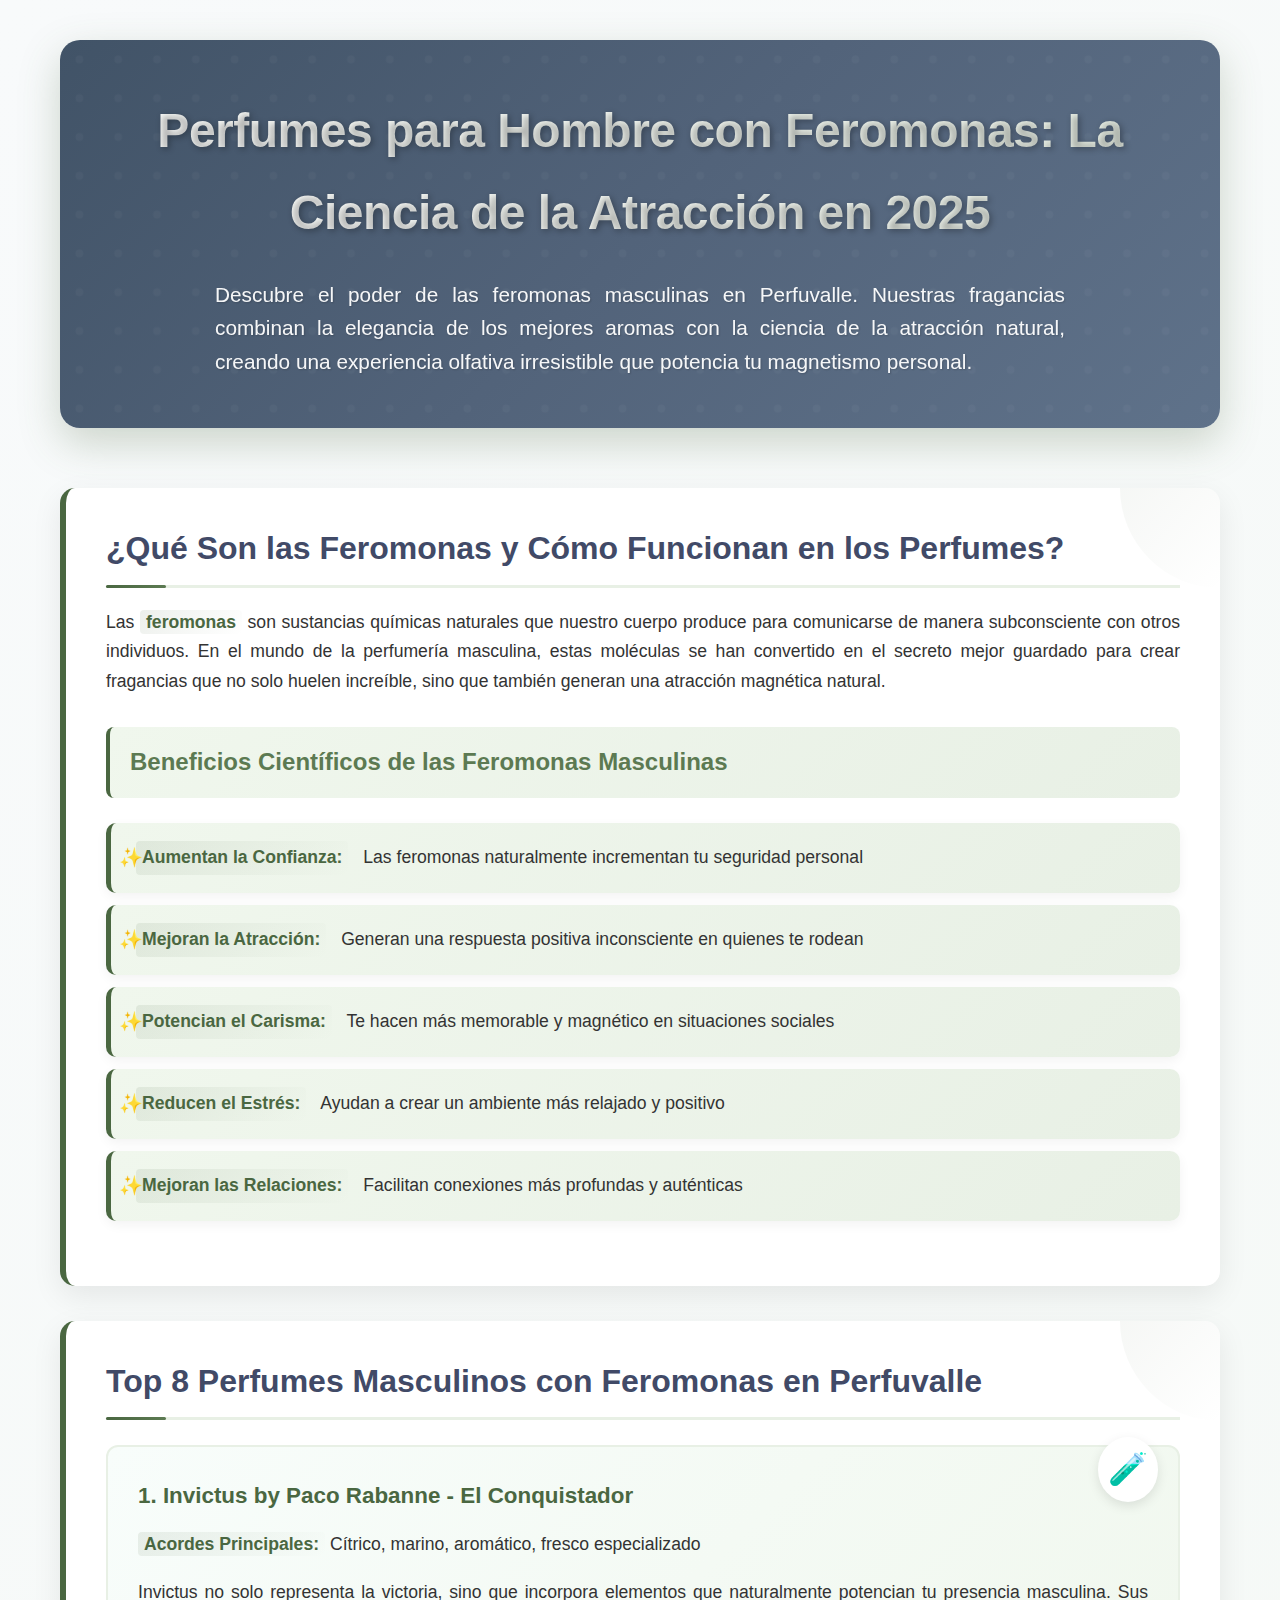
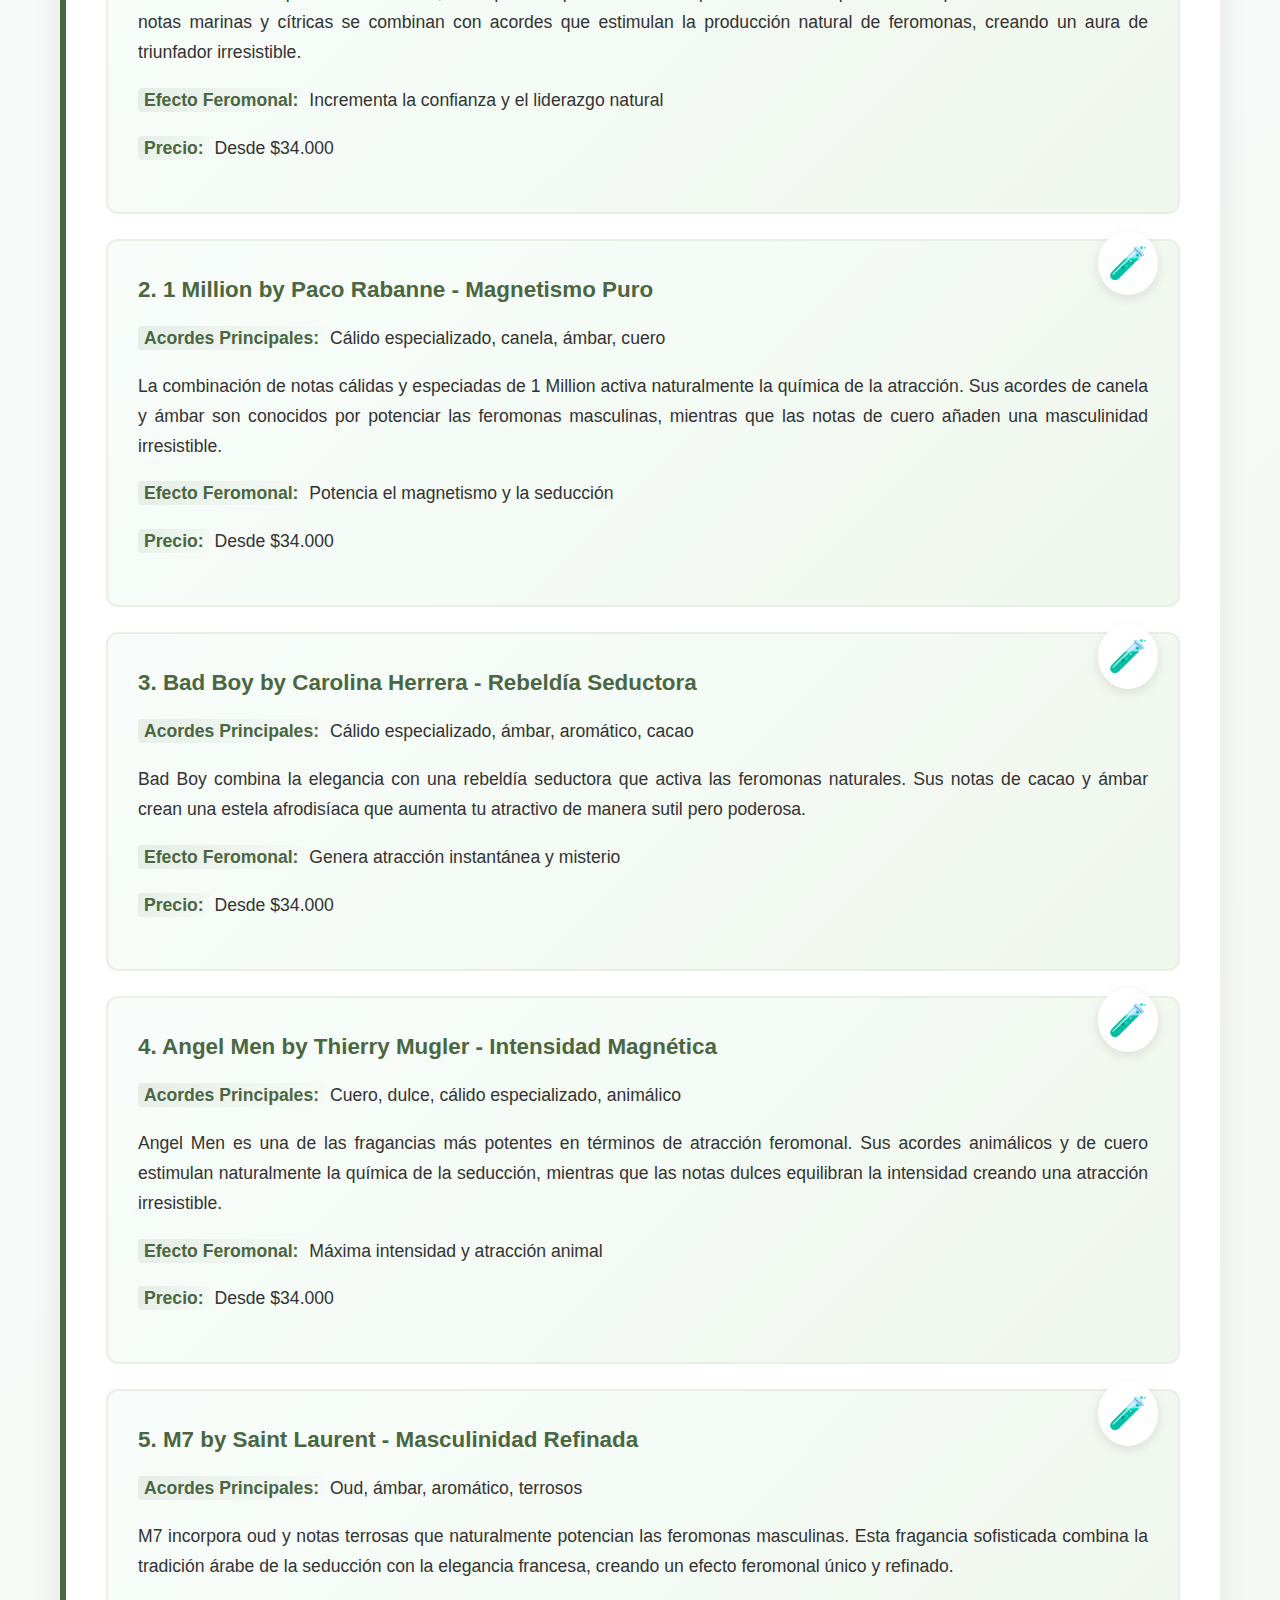
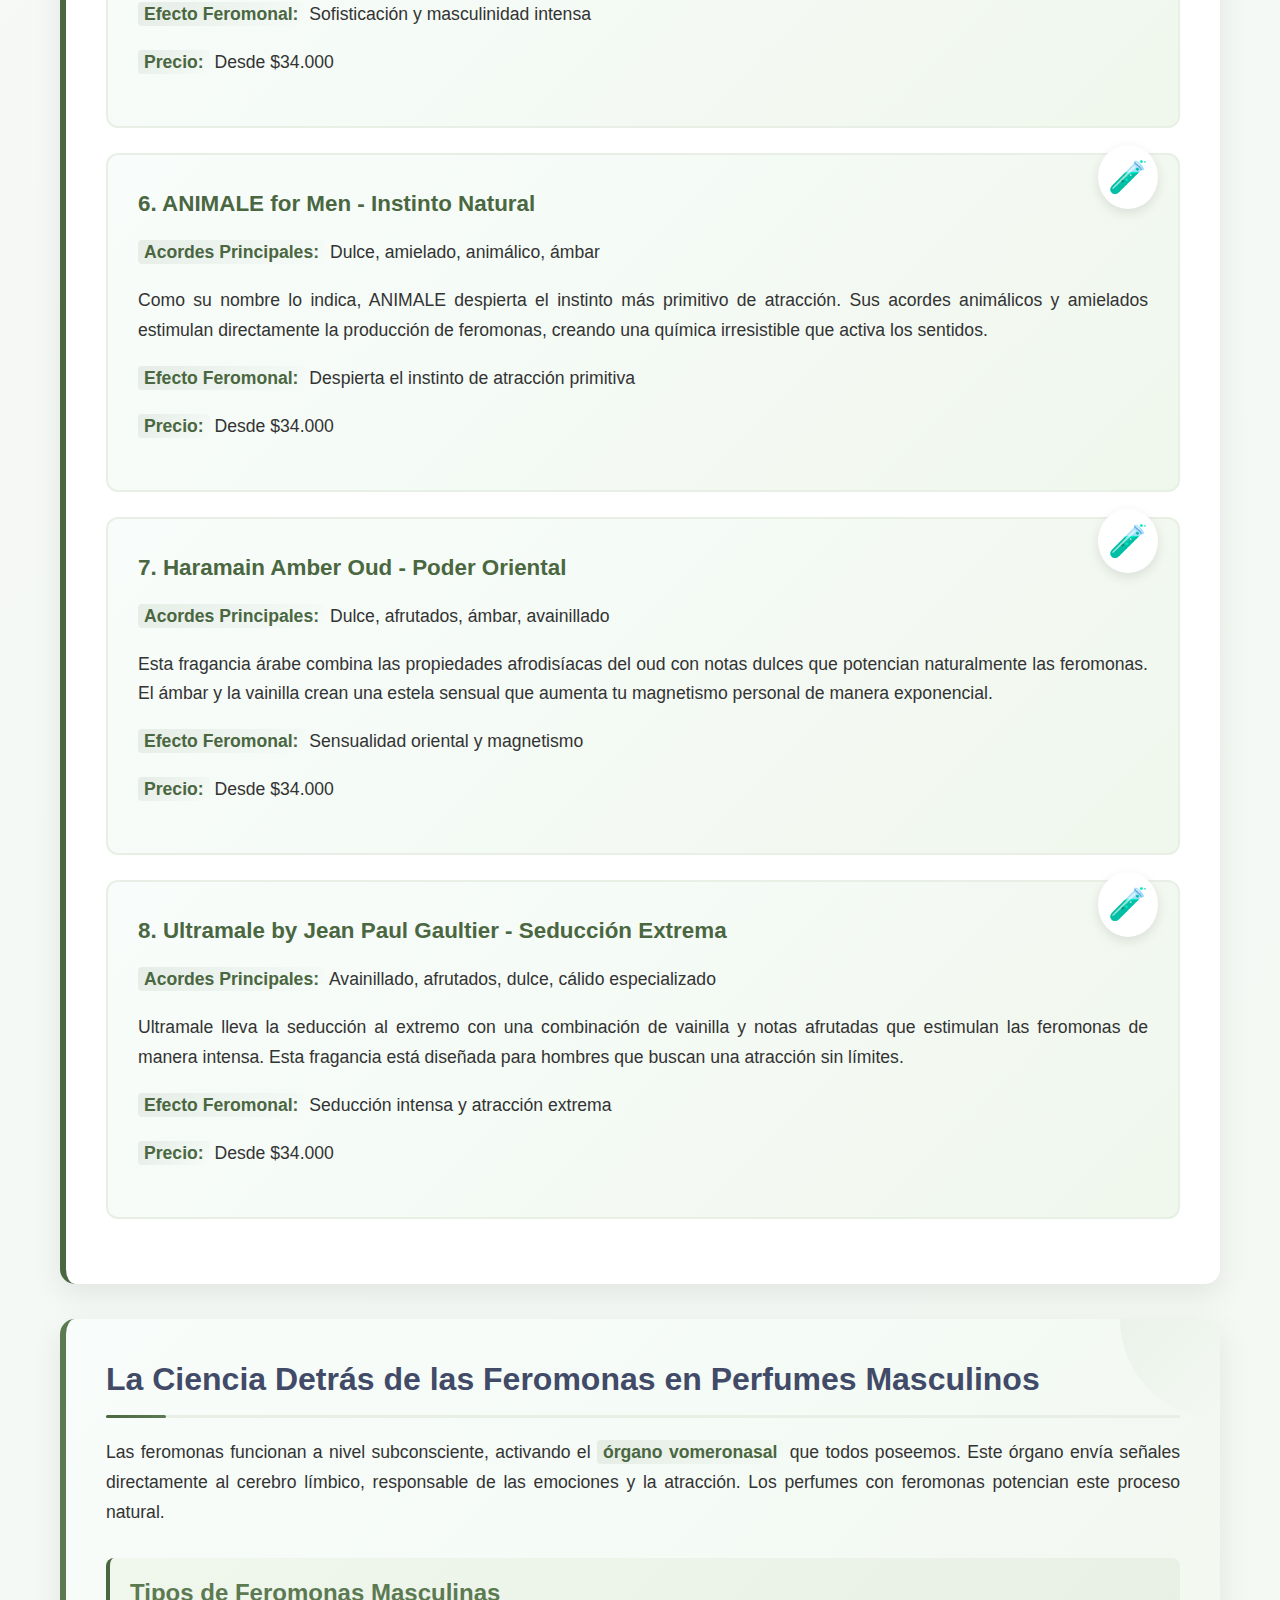
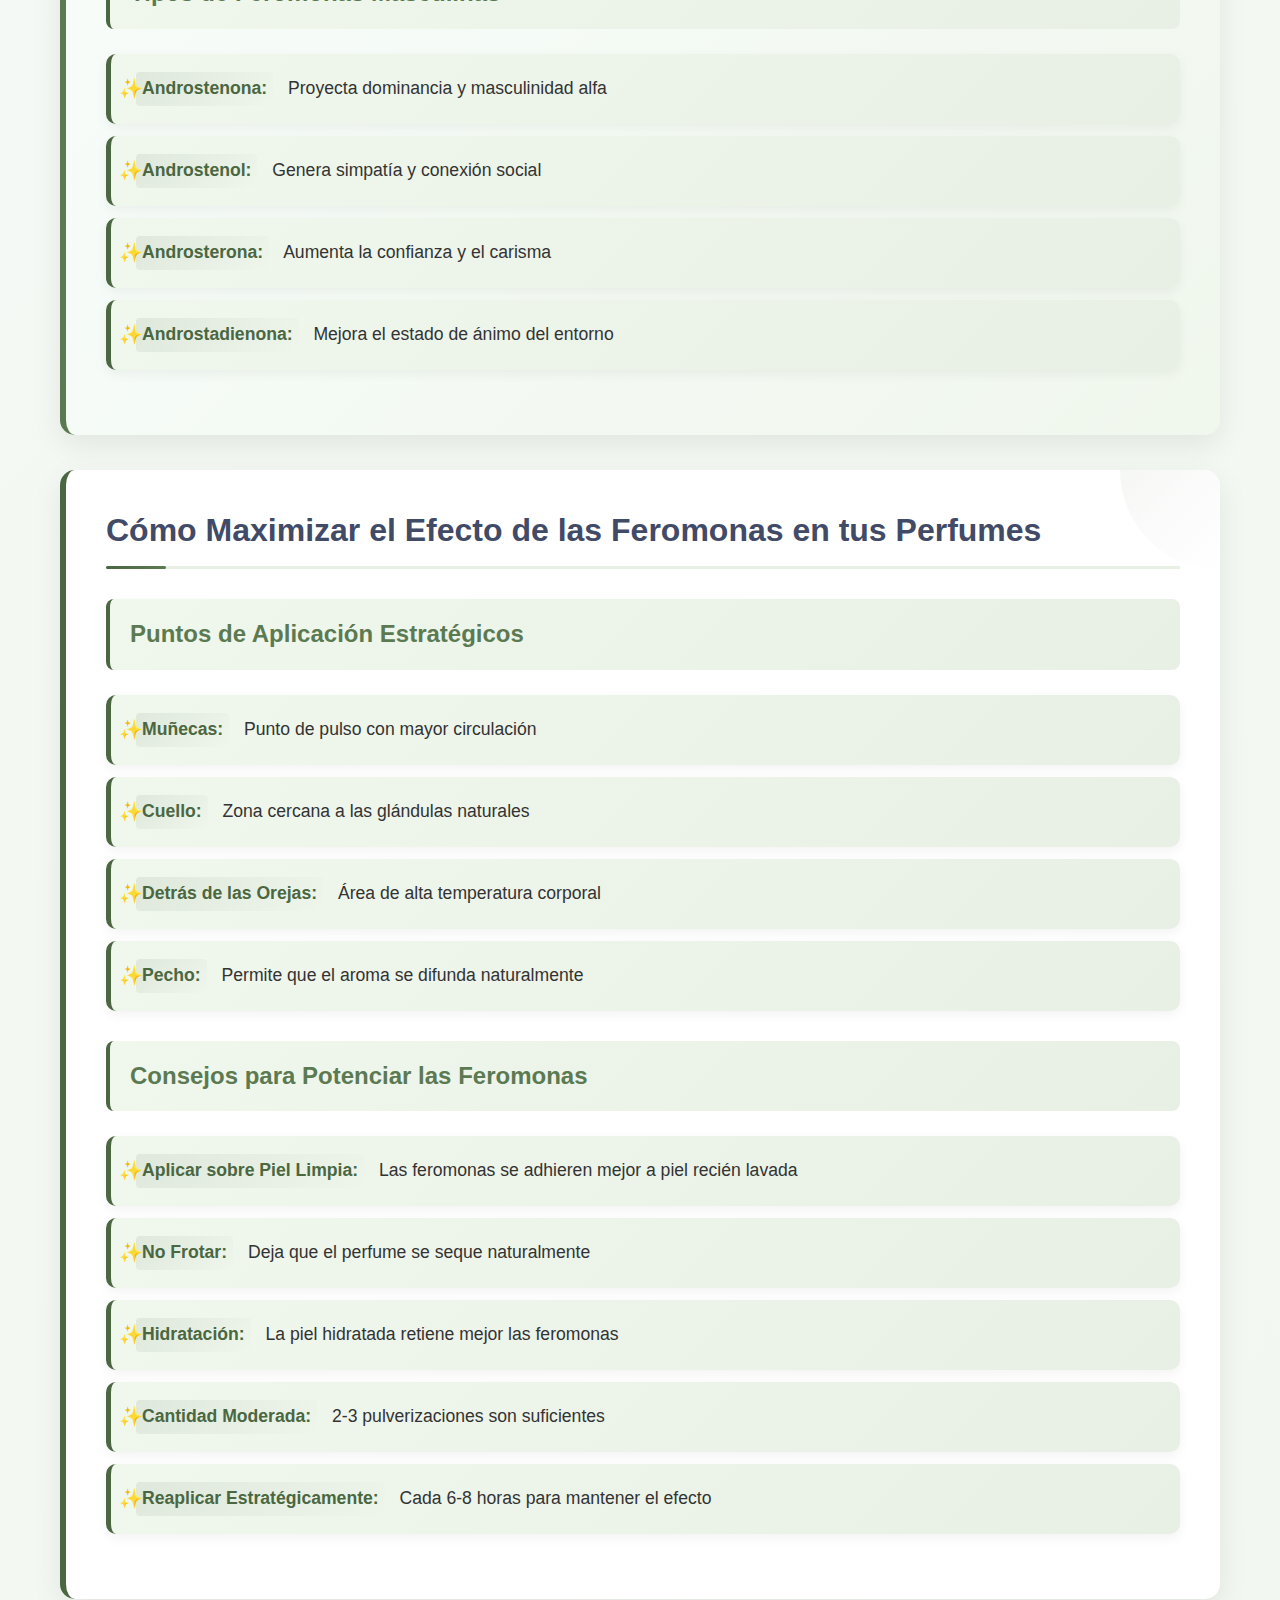
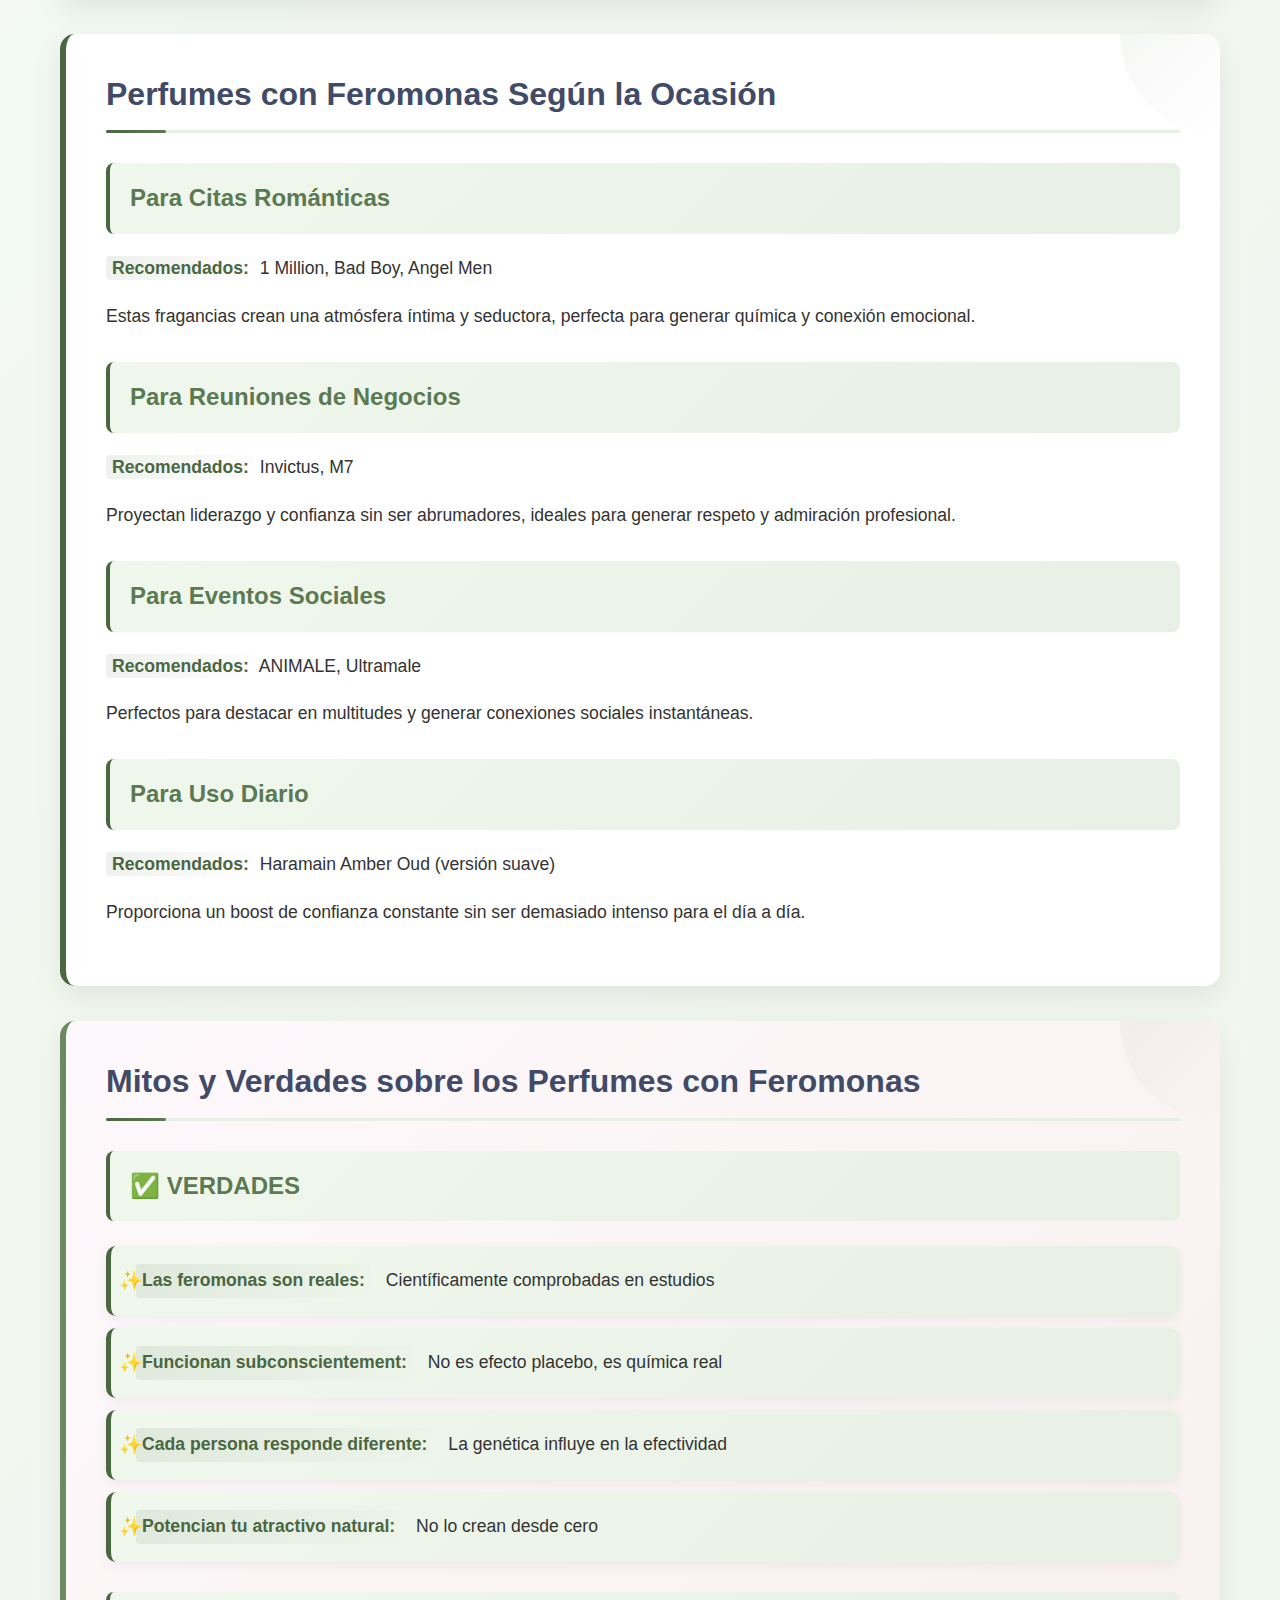
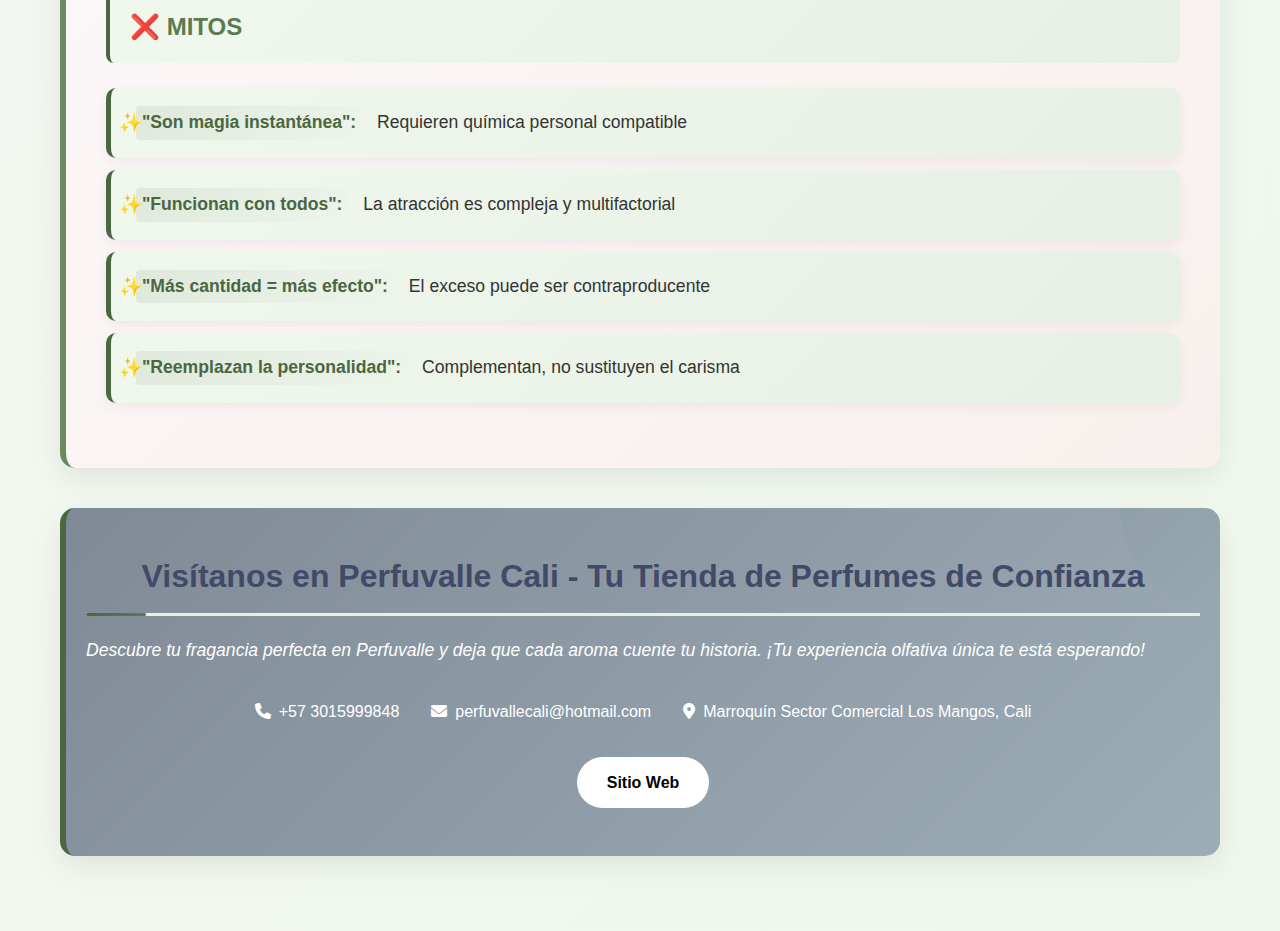
<file: blogs/perfumes-para-hombres-con-feromonas.html>
<!DOCTYPE html>
<html lang="es">
<head>
    <meta charset="UTF-8">
    <meta name="viewport" content="width=device-width, initial-scale=1.0">
    <title>Perfumes para Hombre con Feromonas - Perfuvalle 2025</title>
    <link rel="stylesheet" href="https://cdnjs.cloudflare.com/ajax/libs/font-awesome/6.0.0/css/all.min.css">
        <link rel="shortcut icon" href="./favicon.png" type="image/x-icon">

    <!-- Google tag (gtag.js) -->
<script async src="https://www.googletagmanager.com/gtag/js?id=G-GRB502CZSD"></script>
<script>
  window.dataLayer = window.dataLayer || [];
  function gtag(){dataLayer.push(arguments);}
  gtag('js', new Date());

  gtag('config', 'G-GRB502CZSD');
</script>
    <style>
        /* Estilos para blog de perfumes con feromonas - Perfuvalle */
        * {
            margin: 0;
            padding: 0;
            box-sizing: border-box;
        }

        body {
            font-family: 'Arial', 'Helvetica', sans-serif;
            line-height: 1.6;
            color: #333333;
            background: linear-gradient(135deg, #f8fafb 0%, #f0f7ed 100%);
        }

        article {
            max-width: 1200px;
            margin: 0 auto;
            padding: 40px 20px;
            line-height: 1.7;
        }

        /* Header del artículo */
        article header {
            text-align: center;
            margin-bottom: 60px;
            padding: 50px 30px;
            background: linear-gradient(135deg, #415367 0%, #52637a 50%, #5f728a 100%);
            color: white;
            border-radius: 20px;
            box-shadow: 0 15px 40px rgba(74, 103, 65, 0.25);
            position: relative;
            overflow: hidden;
        }

        article header::before {
            content: '';
            position: absolute;
            top: 0;
            left: 0;
            right: 0;
            bottom: 0;
            background: url('data:image/svg+xml,<svg xmlns="http://www.w3.org/2000/svg" viewBox="0 0 100 100"><defs><pattern id="dots" width="10" height="10" patternUnits="userSpaceOnUse"><circle cx="5" cy="5" r="1" fill="rgba(255,255,255,0.1)"/></pattern></defs><rect width="100" height="100" fill="url(%23dots)"/></svg>');
            opacity: 0.3;
        }

        article header > * {
            position: relative;
            z-index: 1;
        }

        /* Título principal H1 */
        h1 {
            font-size: 3rem;
            font-weight: 700;
            margin-bottom: 25px;
            text-shadow: 2px 2px 6px rgba(0,0,0,0.3);
            letter-spacing: -0.5px;
            background: linear-gradient(45deg, #ffffff, #e8f0e5);
            -webkit-background-clip: text;
            -webkit-text-fill-color: transparent;
            background-clip: text;
        }

        article header p {
            font-size: 1.3rem;
            max-width: 850px;
            margin: 0 auto;
            opacity: 0.95;
            line-height: 1.6;
            text-shadow: 1px 1px 2px rgba(0,0,0,0.2);
        }

        .cta-button {
            display: inline-block;
            background: #fff;
            color: #000000;
            padding: 12px 30px;
            border-radius: 50px;
            text-decoration: none;
            font-weight: bold;
            transition: transform 0.3s ease;
        }
        
        .cta-button:hover {
            transform: translateY(-2px);
            box-shadow: 0 5px 15px rgba(0,0,0,0.2);
        }

        .contact-section {
            background: linear-gradient(135deg, #808a96, #9cadb7);
            color: white;
            padding: 3rem 0;
            text-align: center;
            border-radius: 15px;
            margin-top: 40px;
        }
        
        .contact-info {
            display: flex;
            justify-content: center;
            gap: 2rem;
            margin-top: 2rem;
            flex-wrap: wrap;
        }
        
        .contact-item {
            display: flex;
            align-items: center;
            gap: 0.5rem;
        }

        .container {
            max-width: 1200px;
            margin: 0 auto;
            padding: 0 20px;
        }

        /* Secciones principales */
        article section {
            background: white;
            margin-bottom: 35px;
            padding: 40px;
            border-radius: 15px;
            box-shadow: 0 10px 30px rgba(0,0,0,0.08);
            border-left: 6px solid #4a6741;
            transition: all 0.3s ease;
            position: relative;
        }

        article section::before {
            content: '';
            position: absolute;
            top: 0;
            right: 0;
            width: 100px;
            height: 100px;
            background: linear-gradient(135deg, rgba(74, 103, 65, 0.05), transparent);
            border-radius: 0 15px 0 100px;
        }

        article section:hover {
            transform: translateY(-8px);
            box-shadow: 0 20px 50px rgba(0,0,0,0.15);
            border-left-color: #5c7a52;
        }

        /* Títulos H2 */
        h2 {
            color: #414a67;
            font-size: 2rem;
            font-weight: 700;
            margin-bottom: 20px;
            padding-bottom: 15px;
            border-bottom: 3px solid #e8f0e5;
            line-height: 1.3;
            position: relative;
        }

        h2::after {
            content: '';
            position: absolute;
            bottom: -3px;
            left: 0;
            width: 60px;
            height: 3px;
            background: linear-gradient(90deg, #4a6741, #5c7a52);
            border-radius: 2px;
        }

        /* Títulos H3 */
        h3 {
            color: #5c7a52;
            font-size: 1.5rem;
            font-weight: 600;
            margin: 30px 0 20px 0;
            padding: 15px 20px;
            background: linear-gradient(135deg, #f0f7ed, #e8f0e5);
            border-left: 4px solid #4a6741;
            border-radius: 8px;
        }

        /* Items de perfumes específicos */
        .perfume-item {
            background: linear-gradient(135deg, #f8fdfb, #f0f7ed);
            margin: 25px 0;
            padding: 30px;
            border-radius: 12px;
            border: 2px solid #e8f0e5;
            transition: all 0.3s ease;
            position: relative;
        }

        .perfume-item::before {
            content: '🧪';
            position: absolute;
            top: -10px;
            right: 20px;
            font-size: 2rem;
            background: white;
            padding: 5px 10px;
            border-radius: 50%;
            box-shadow: 0 4px 12px rgba(0,0,0,0.1);
        }

        .perfume-item:hover {
            transform: scale(1.02);
            border-color: #4a6741;
            box-shadow: 0 8px 25px rgba(74, 103, 65, 0.15);
        }

        .perfume-item h3 {
            color: #4a6741;
            font-size: 1.4rem;
            margin: 0 0 15px 0;
            background: none;
            border: none;
            padding: 0;
        }

        /* Párrafos */
        p {
            margin-bottom: 18px;
            font-size: 1.1rem;
            text-align: justify;
            line-height: 1.7;
        }

        /* Strong elements */
        strong {
            color: #4a6741;
            font-weight: 700;
            background: linear-gradient(135deg, rgba(74, 103, 65, 0.1), transparent);
            padding: 2px 6px;
            border-radius: 4px;
        }

        /* Listas mejoradas */
        ul {
            margin: 25px 0;
            padding-left: 0;
        }

        li {
            background: linear-gradient(135deg, #f0f7ed, #e8f0e5);
            margin: 12px 0;
            padding: 18px 25px;
            border-radius: 10px;
            border-left: 5px solid #4a6741;
            list-style: none;
            position: relative;
            font-size: 1.1rem;
            transition: all 0.3s ease;
            box-shadow: 0 4px 12px rgba(0,0,0,0.05);
        }

        li:hover {
            transform: translateX(5px);
            background: linear-gradient(135deg, #e8f0e5, #dae8d7);
            box-shadow: 0 6px 18px rgba(0,0,0,0.1);
        }

        li:before {
            content: "✨";
            position: absolute;
            left: 8px;
            top: 50%;
            transform: translateY(-50%);
            font-size: 1.2rem;
        }

        li strong {
            display: inline-block;
            margin-right: 10px;
            color: #4a6741;
        }

        /* Secciones especiales */
        article section:nth-of-type(3) {
            background: linear-gradient(135deg, #f8fdfb 0%, #f0f7ed 100%);
            border-left: 6px solid #5c7a52;
        }

        article section:nth-of-type(6) {
            background: linear-gradient(135deg, #fdf8fb 0%, #f7f0ed 100%);
            border-left: 6px solid #6b8a5f;
        }

        /* Mitos y verdades styling */
        article section:nth-of-type(7) h3:first-of-type {
            color: #28a745;
            background: linear-gradient(135deg, #d4edda, #c3e6cb);
            border-left-color: #28a745;
        }

        article section:nth-of-type(7) h3:last-of-type {
            color: #dc3545;
            background: linear-gradient(135deg, #f8d7da, #f5c6cb);
            border-left-color: #dc3545;
        }

        /* Responsive Design */
        @media (max-width: 768px) {
            article {
                padding: 20px 15px;
            }
            
            h1 {
                font-size: 2.4rem;
            }
            
            h2 {
                font-size: 1.6rem;
            }
            
            article section,
            .perfume-item {
                padding: 25px 20px;
                margin-bottom: 25px;
            }
            
            article header {
                padding: 35px 25px;
            }
            
            p {
                font-size: 1rem;
                text-align: left;
            }

            .contact-info {
                flex-direction: column;
                gap: 1rem;
            }
        }

        @media (max-width: 480px) {
            h1 {
                font-size: 2rem;
            }
            
            h2 {
                font-size: 1.4rem;
            }
            
            article section,
            .perfume-item {
                padding: 20px 15px;
            }
            
            li {
                padding: 15px 20px;
                font-size: 1rem;
            }
        }

        /* Animaciones */
        @keyframes fadeInUp {
            from {
                opacity: 0;
                transform: translateY(40px);
            }
            to {
                opacity: 1;
                transform: translateY(0);
            }
        }

        @keyframes pulse {
            0%, 100% {
                transform: scale(1);
            }
            50% {
                transform: scale(1.05);
            }
        }

        article section {
            animation: fadeInUp 0.8s ease-out;
        }

        .perfume-item::before {
            animation: pulse 3s infinite;
        }

        /* Hover effects mejorados */
        strong:hover {
            color: #5c7a52;
            background: linear-gradient(135deg, rgba(92, 122, 82, 0.15), transparent);
        }

        h2:hover {
            color: #5c7a52;
        }

        h3:hover {
            background: linear-gradient(135deg, #e8f0e5, #dae8d7);
        }
    </style>
</head>
<body>
    <article>
        <header>
            <h1>Perfumes para Hombre con Feromonas: La Ciencia de la Atracción en 2025</h1>
            <p>Descubre el poder de las feromonas masculinas en Perfuvalle. Nuestras fragancias combinan la elegancia de los mejores aromas con la ciencia de la atracción natural, creando una experiencia olfativa irresistible que potencia tu magnetismo personal.</p>
        </header>

        <section>
            <h2>¿Qué Son las Feromonas y Cómo Funcionan en los Perfumes?</h2>
            <p>Las <strong>feromonas</strong> son sustancias químicas naturales que nuestro cuerpo produce para comunicarse de manera subconsciente con otros individuos. En el mundo de la perfumería masculina, estas moléculas se han convertido en el secreto mejor guardado para crear fragancias que no solo huelen increíble, sino que también generan una atracción magnética natural.</p>
            
            <h3>Beneficios Científicos de las Feromonas Masculinas</h3>
            <ul>
                <li><strong>Aumentan la Confianza:</strong> Las feromonas naturalmente incrementan tu seguridad personal</li>
                <li><strong>Mejoran la Atracción:</strong> Generan una respuesta positiva inconsciente en quienes te rodean</li>
                <li><strong>Potencian el Carisma:</strong> Te hacen más memorable y magnético en situaciones sociales</li>
                <li><strong>Reducen el Estrés:</strong> Ayudan a crear un ambiente más relajado y positivo</li>
                <li><strong>Mejoran las Relaciones:</strong> Facilitan conexiones más profundas y auténticas</li>
            </ul>
        </section>

        <section>
            <h2>Top 8 Perfumes Masculinos con Feromonas en Perfuvalle</h2>
            
            <div class="perfume-item">
                <h3>1. Invictus by Paco Rabanne - El Conquistador</h3>
                <p><strong>Acordes Principales:</strong> Cítrico, marino, aromático, fresco especializado</p>
                <p>Invictus no solo representa la victoria, sino que incorpora elementos que naturalmente potencian tu presencia masculina. Sus notas marinas y cítricas se combinan con acordes que estimulan la producción natural de feromonas, creando un aura de triunfador irresistible.</p>
                <p><strong>Efecto Feromonal:</strong> Incrementa la confianza y el liderazgo natural</p>
                <p><strong>Precio:</strong> Desde $34.000</p>
            </div>

            <div class="perfume-item">
                <h3>2. 1 Million by Paco Rabanne - Magnetismo Puro</h3>
                <p><strong>Acordes Principales:</strong> Cálido especializado, canela, ámbar, cuero</p>
                <p>La combinación de notas cálidas y especiadas de 1 Million activa naturalmente la química de la atracción. Sus acordes de canela y ámbar son conocidos por potenciar las feromonas masculinas, mientras que las notas de cuero añaden una masculinidad irresistible.</p>
                <p><strong>Efecto Feromonal:</strong> Potencia el magnetismo y la seducción</p>
                <p><strong>Precio:</strong> Desde $34.000</p>
            </div>

            <div class="perfume-item">
                <h3>3. Bad Boy by Carolina Herrera - Rebeldía Seductora</h3>
                <p><strong>Acordes Principales:</strong> Cálido especializado, ámbar, aromático, cacao</p>
                <p>Bad Boy combina la elegancia con una rebeldía seductora que activa las feromonas naturales. Sus notas de cacao y ámbar crean una estela afrodisíaca que aumenta tu atractivo de manera sutil pero poderosa.</p>
                <p><strong>Efecto Feromonal:</strong> Genera atracción instantánea y misterio</p>
                <p><strong>Precio:</strong> Desde $34.000</p>
            </div>

            <div class="perfume-item">
                <h3>4. Angel Men by Thierry Mugler - Intensidad Magnética</h3>
                <p><strong>Acordes Principales:</strong> Cuero, dulce, cálido especializado, animálico</p>
                <p>Angel Men es una de las fragancias más potentes en términos de atracción feromonal. Sus acordes animálicos y de cuero estimulan naturalmente la química de la seducción, mientras que las notas dulces equilibran la intensidad creando una atracción irresistible.</p>
                <p><strong>Efecto Feromonal:</strong> Máxima intensidad y atracción animal</p>
                <p><strong>Precio:</strong> Desde $34.000</p>
            </div>

            <div class="perfume-item">
                <h3>5. M7 by Saint Laurent - Masculinidad Refinada</h3>
                <p><strong>Acordes Principales:</strong> Oud, ámbar, aromático, terrosos</p>
                <p>M7 incorpora oud y notas terrosas que naturalmente potencian las feromonas masculinas. Esta fragancia sofisticada combina la tradición árabe de la seducción con la elegancia francesa, creando un efecto feromonal único y refinado.</p>
                <p><strong>Efecto Feromonal:</strong> Sofisticación y masculinidad intensa</p>
                <p><strong>Precio:</strong> Desde $34.000</p>
            </div>

            <div class="perfume-item">
                <h3>6. ANIMALE for Men - Instinto Natural</h3>
                <p><strong>Acordes Principales:</strong> Dulce, amielado, animálico, ámbar</p>
                <p>Como su nombre lo indica, ANIMALE despierta el instinto más primitivo de atracción. Sus acordes animálicos y amielados estimulan directamente la producción de feromonas, creando una química irresistible que activa los sentidos.</p>
                <p><strong>Efecto Feromonal:</strong> Despierta el instinto de atracción primitiva</p>
                <p><strong>Precio:</strong> Desde $34.000</p>
            </div>

            <div class="perfume-item">
                <h3>7. Haramain Amber Oud - Poder Oriental</h3>
                <p><strong>Acordes Principales:</strong> Dulce, afrutados, ámbar, avainillado</p>
                <p>Esta fragancia árabe combina las propiedades afrodisíacas del oud con notas dulces que potencian naturalmente las feromonas. El ámbar y la vainilla crean una estela sensual que aumenta tu magnetismo personal de manera exponencial.</p>
                <p><strong>Efecto Feromonal:</strong> Sensualidad oriental y magnetismo</p>
                <p><strong>Precio:</strong> Desde $34.000</p>
            </div>

            <div class="perfume-item">
                <h3>8. Ultramale by Jean Paul Gaultier - Seducción Extrema</h3>
                <p><strong>Acordes Principales:</strong> Avainillado, afrutados, dulce, cálido especializado</p>
                <p>Ultramale lleva la seducción al extremo con una combinación de vainilla y notas afrutadas que estimulan las feromonas de manera intensa. Esta fragancia está diseñada para hombres que buscan una atracción sin límites.</p>
                <p><strong>Efecto Feromonal:</strong> Seducción intensa y atracción extrema</p>
                <p><strong>Precio:</strong> Desde $34.000</p>
            </div>
        </section>

        <section>
            <h2>La Ciencia Detrás de las Feromonas en Perfumes Masculinos</h2>
            <p>Las feromonas funcionan a nivel subconsciente, activando el <strong>órgano vomeronasal</strong> que todos poseemos. Este órgano envía señales directamente al cerebro límbico, responsable de las emociones y la atracción. Los perfumes con feromonas potencian este proceso natural.</p>
            
            <h3>Tipos de Feromonas Masculinas</h3>
            <ul>
                <li><strong>Androstenona:</strong> Proyecta dominancia y masculinidad alfa</li>
                <li><strong>Androstenol:</strong> Genera simpatía y conexión social</li>
                <li><strong>Androsterona:</strong> Aumenta la confianza y el carisma</li>
                <li><strong>Androstadienona:</strong> Mejora el estado de ánimo del entorno</li>
            </ul>
        </section>

        <section>
            <h2>Cómo Maximizar el Efecto de las Feromonas en tus Perfumes</h2>
            
            <h3>Puntos de Aplicación Estratégicos</h3>
            <ul>
                <li><strong>Muñecas:</strong> Punto de pulso con mayor circulación</li>
                <li><strong>Cuello:</strong> Zona cercana a las glándulas naturales</li>
                <li><strong>Detrás de las Orejas:</strong> Área de alta temperatura corporal</li>
                <li><strong>Pecho:</strong> Permite que el aroma se difunda naturalmente</li>
            </ul>
            
            <h3>Consejos para Potenciar las Feromonas</h3>
            <ul>
                <li><strong>Aplicar sobre Piel Limpia:</strong> Las feromonas se adhieren mejor a piel recién lavada</li>
                <li><strong>No Frotar:</strong> Deja que el perfume se seque naturalmente</li>
                <li><strong>Hidratación:</strong> La piel hidratada retiene mejor las feromonas</li>
                <li><strong>Cantidad Moderada:</strong> 2-3 pulverizaciones son suficientes</li>
                <li><strong>Reaplicar Estratégicamente:</strong> Cada 6-8 horas para mantener el efecto</li>
            </ul>
        </section>

        <section>
            <h2>Perfumes con Feromonas Según la Ocasión</h2>
            
            <h3>Para Citas Románticas</h3>
            <p><strong>Recomendados:</strong> 1 Million, Bad Boy, Angel Men</p>
            <p>Estas fragancias crean una atmósfera íntima y seductora, perfecta para generar química y conexión emocional.</p>
            
            <h3>Para Reuniones de Negocios</h3>
            <p><strong>Recomendados:</strong> Invictus, M7</p>
            <p>Proyectan liderazgo y confianza sin ser abrumadores, ideales para generar respeto y admiración profesional.</p>
            
            <h3>Para Eventos Sociales</h3>
            <p><strong>Recomendados:</strong> ANIMALE, Ultramale</p>
            <p>Perfectos para destacar en multitudes y generar conexiones sociales instantáneas.</p>
            
            <h3>Para Uso Diario</h3>
            <p><strong>Recomendados:</strong> Haramain Amber Oud (versión suave)</p>
            <p>Proporciona un boost de confianza constante sin ser demasiado intenso para el día a día.</p>
        </section>

        <section>
            <h2>Mitos y Verdades sobre los Perfumes con Feromonas</h2>
            
            <h3>✅ VERDADES</h3>
            <ul>
                <li><strong>Las feromonas son reales:</strong> Científicamente comprobadas en estudios</li>
                <li><strong>Funcionan subconscientement:</strong> No es efecto placebo, es química real</li>
                <li><strong>Cada persona responde diferente:</strong> La genética influye en la efectividad</li>
                <li><strong>Potencian tu atractivo natural:</strong> No lo crean desde cero</li>
            </ul>
            
            <h3>❌ MITOS</h3>
            <ul>
                <li><strong>"Son magia instantánea":</strong> Requieren química personal compatible</li>
                <li><strong>"Funcionan con todos":</strong> La atracción es compleja y multifactorial</li>
                <li><strong>"Más cantidad = más efecto":</strong> El exceso puede ser contraproducente</li>
                <li><strong>"Reemplazan la personalidad":</strong> Complementan, no sustituyen el carisma</li>
            </ul>
        </section>

        <section class="contact-section" id="contacto">
            <div class="container">
                <h2>Visítanos en Perfuvalle Cali - Tu Tienda de Perfumes de Confianza</h2>
                <p><em>Descubre tu fragancia perfecta en Perfuvalle y deja que cada aroma cuente tu historia. ¡Tu experiencia olfativa única te está esperando!</em></p>

                <div class="contact-info">
                    <div class="contact-item">
                        <i class="fas fa-phone"></i>
                        <span>+57 3015999848</span>
                    </div>
                    <div class="contact-item">
                        <i class="fas fa-envelope"></i>
                        <span>perfuvallecali@hotmail.com</span>
                    </div>
                    <div class="contact-item">
                        <i class="fas fa-map-marker-alt"></i>
                        <span>Marroquín Sector Comercial Los Mangos, Cali</span>
                    </div>
                </div>
                
                <a href="https://www.perfuvalle.com/" class="cta-button" style="margin-top: 2rem;">Sitio Web</a>
            </div>
        </section>
    </article>
</body>
</html>
</file>
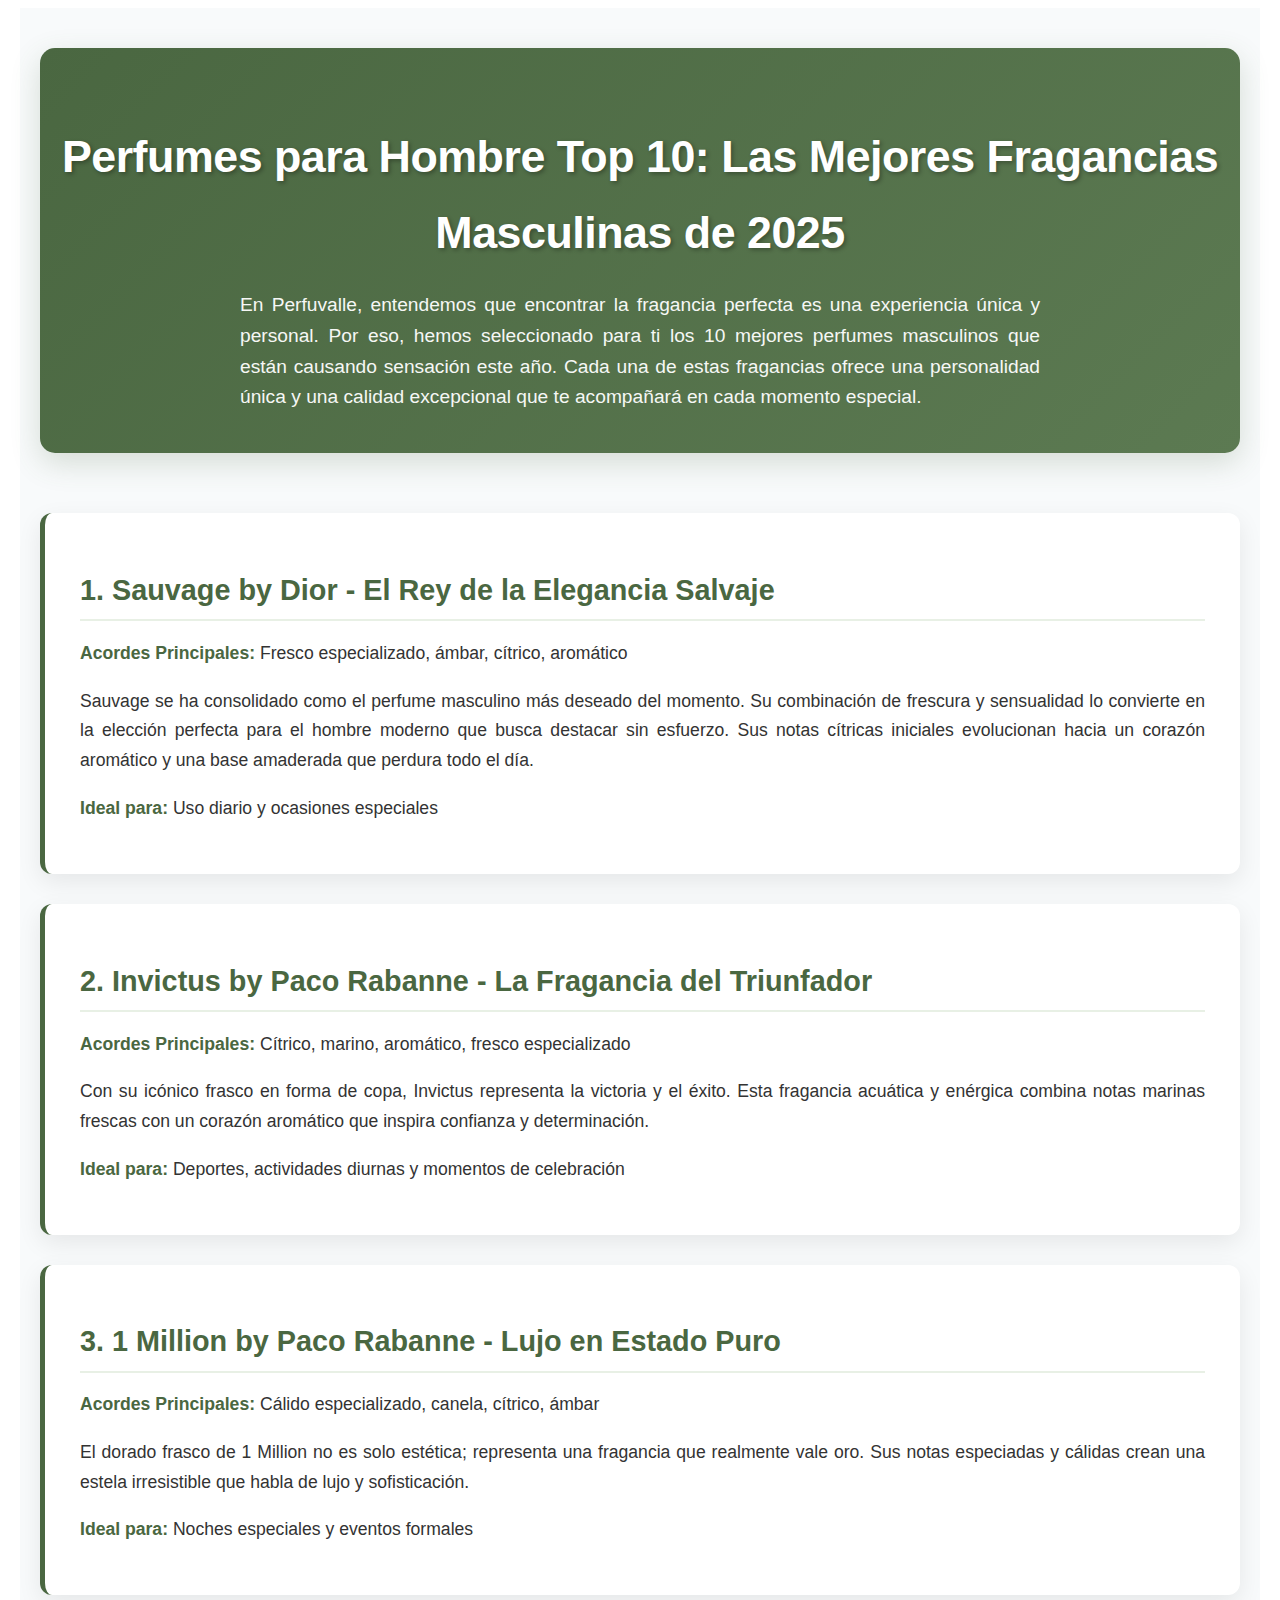
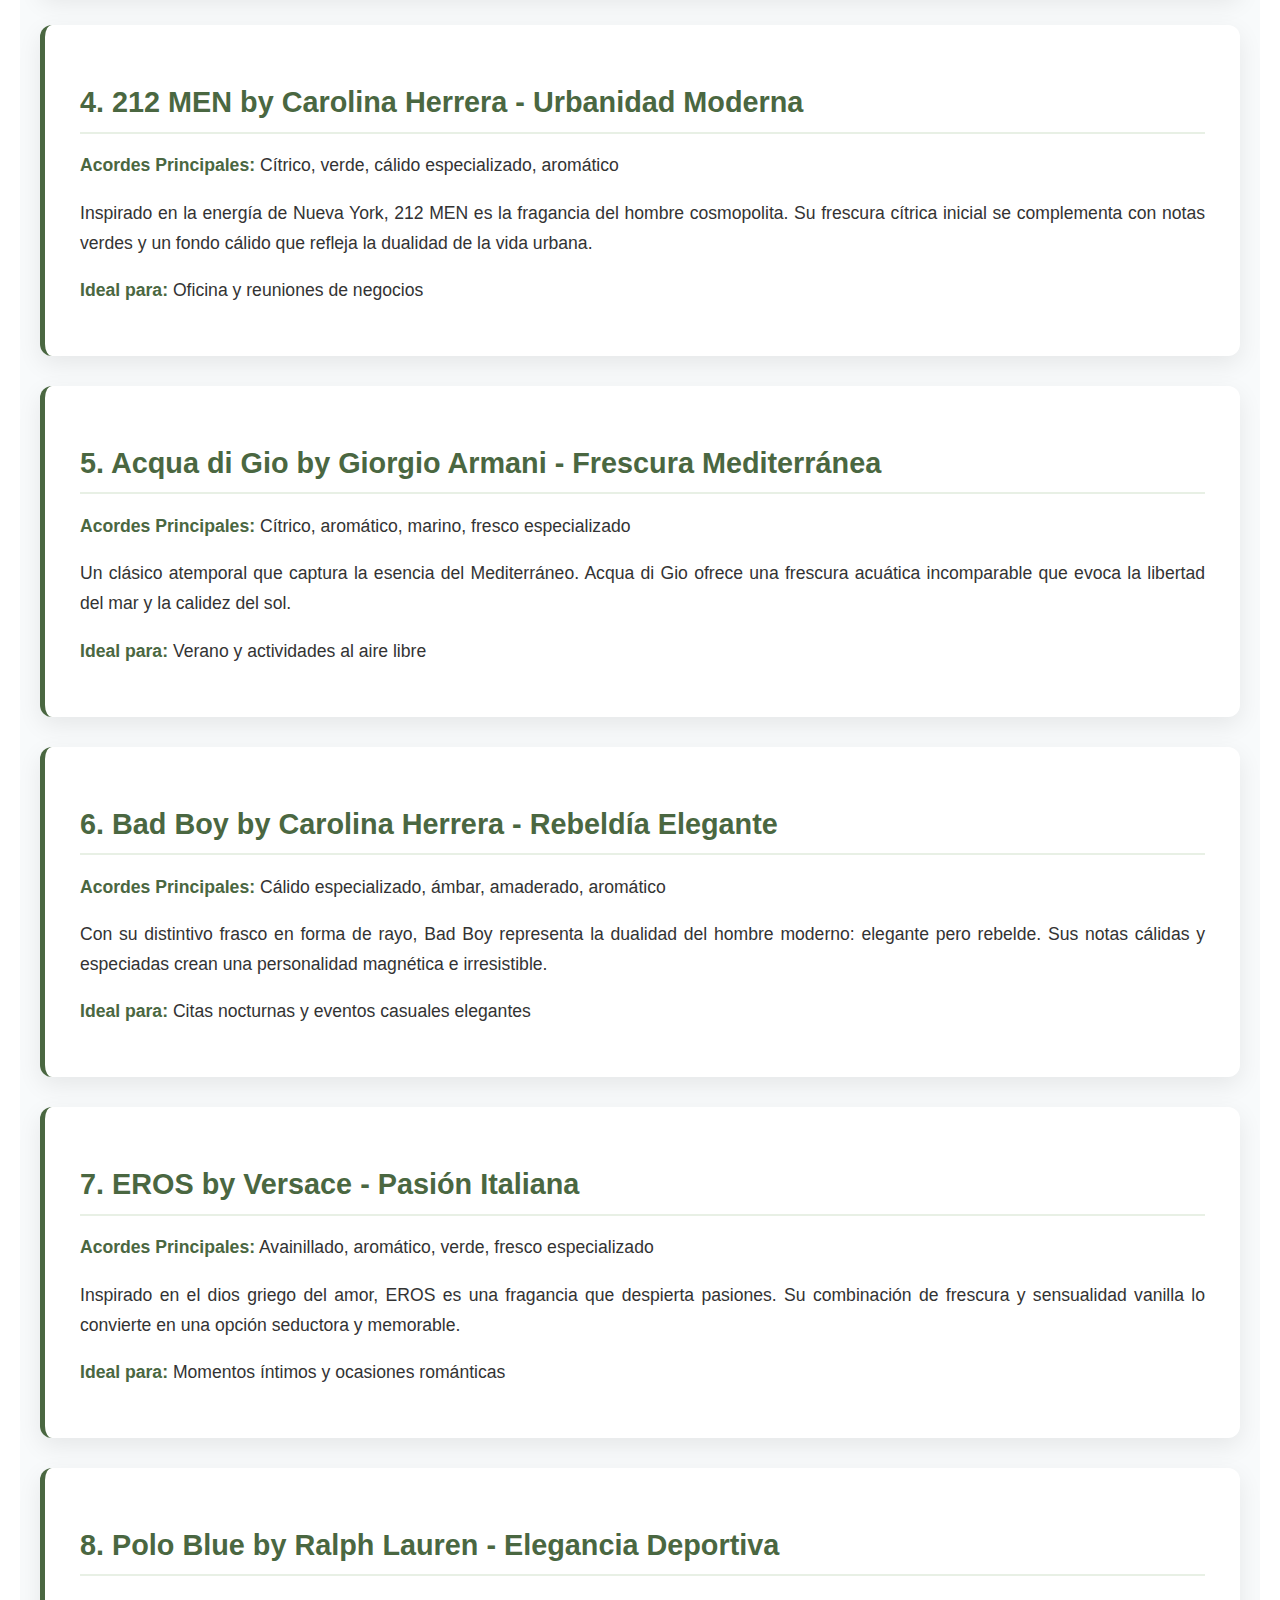
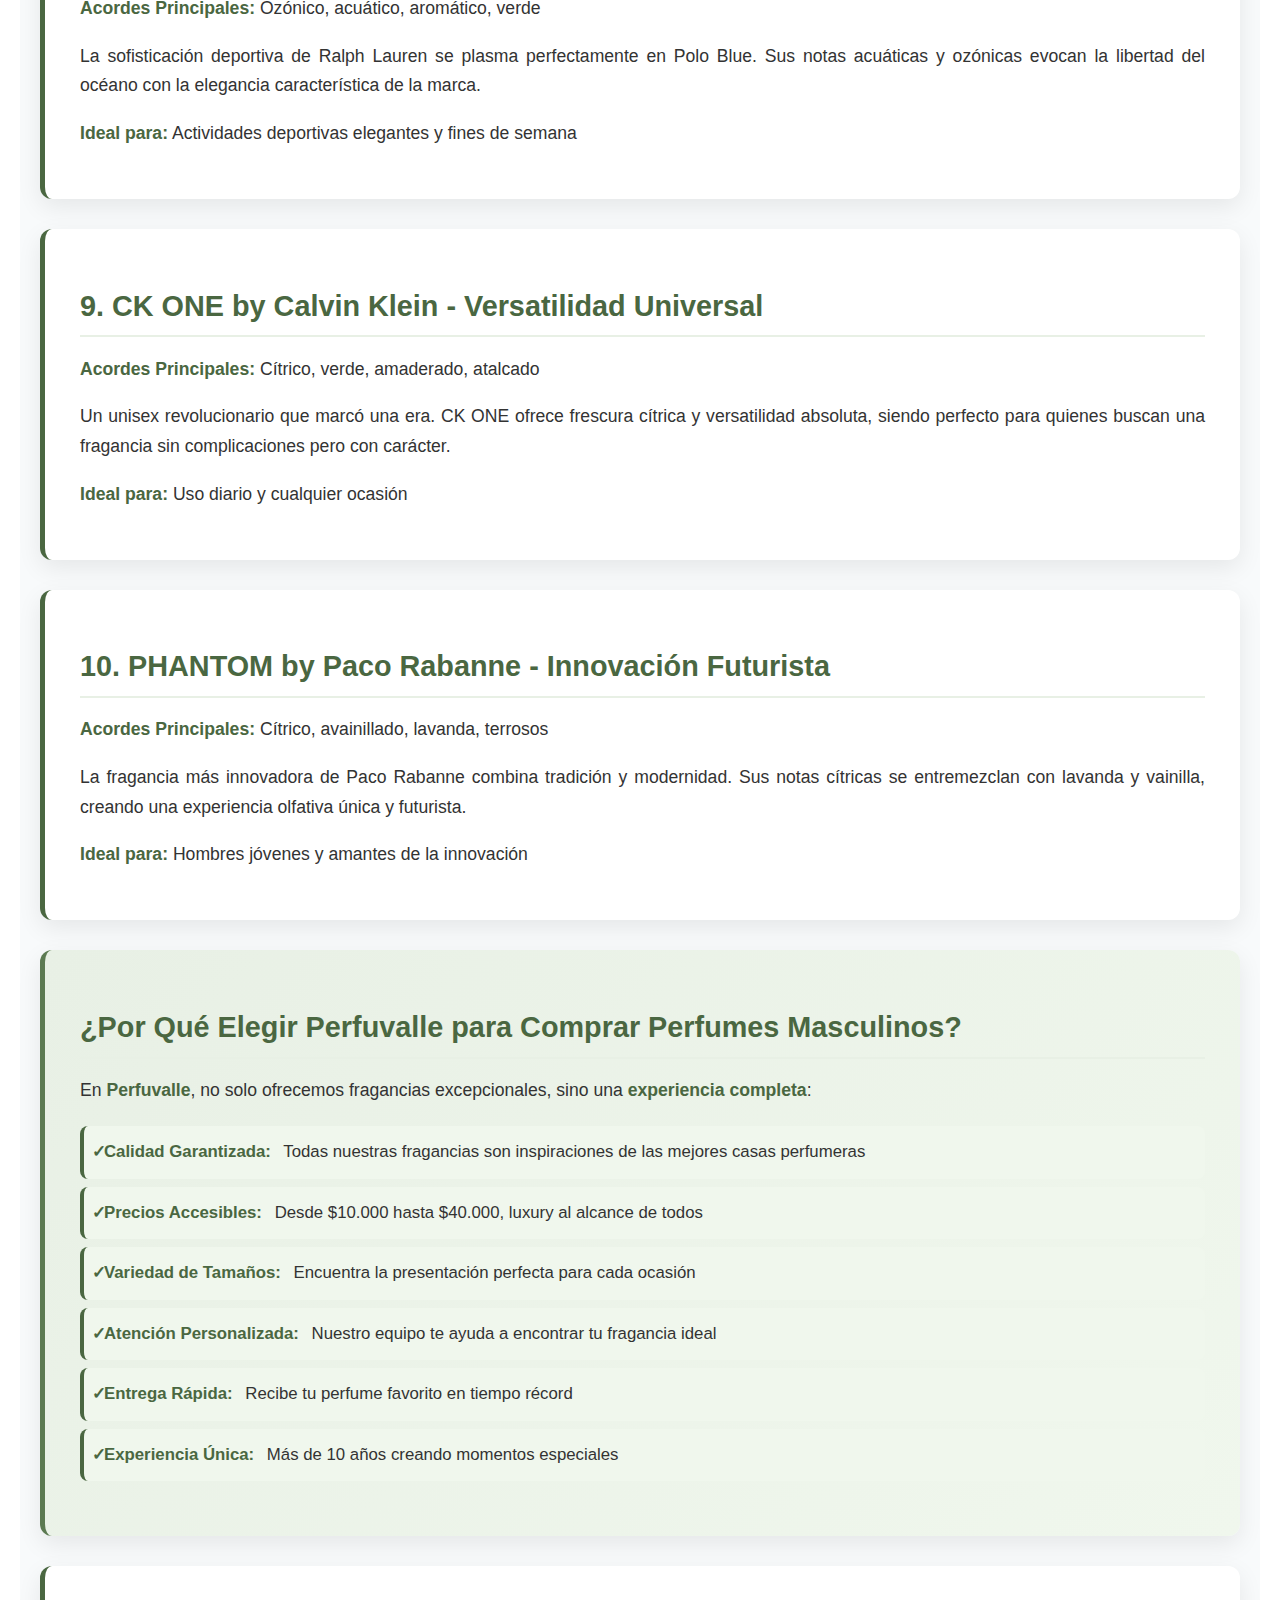
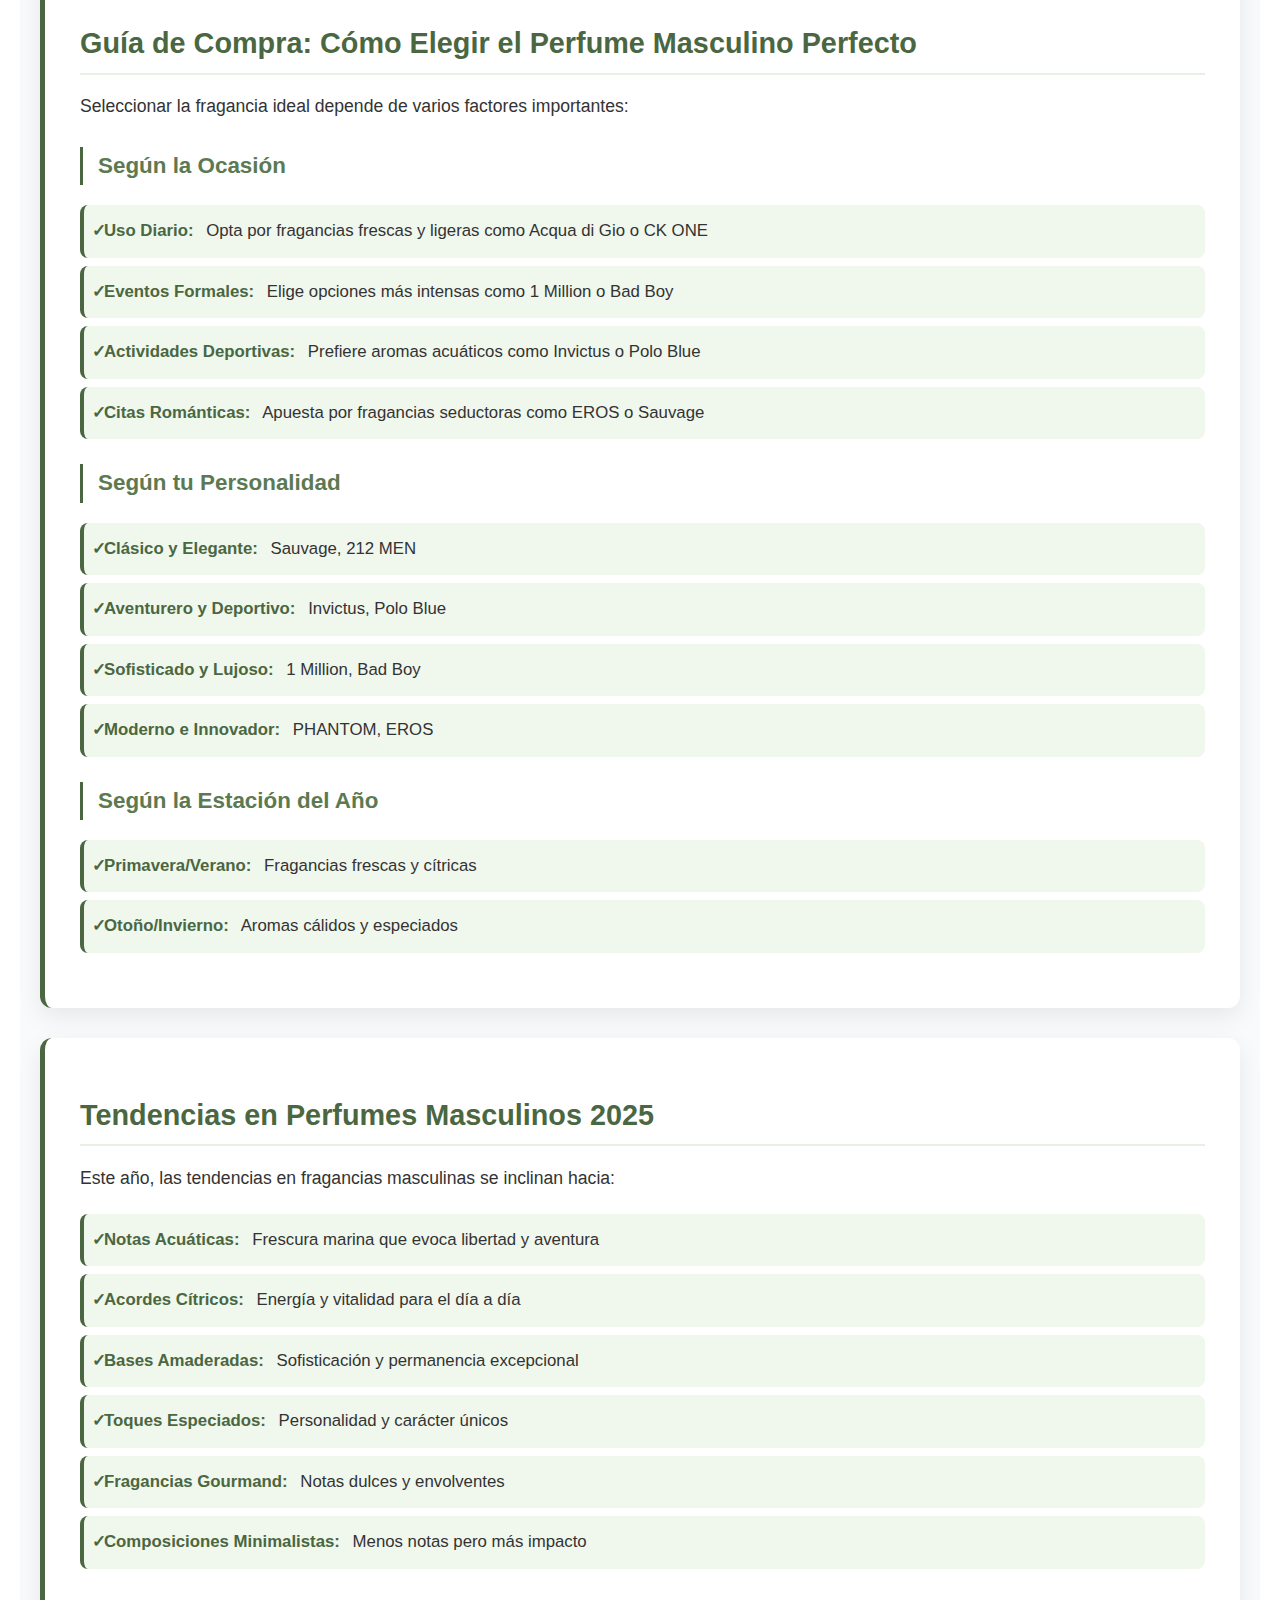
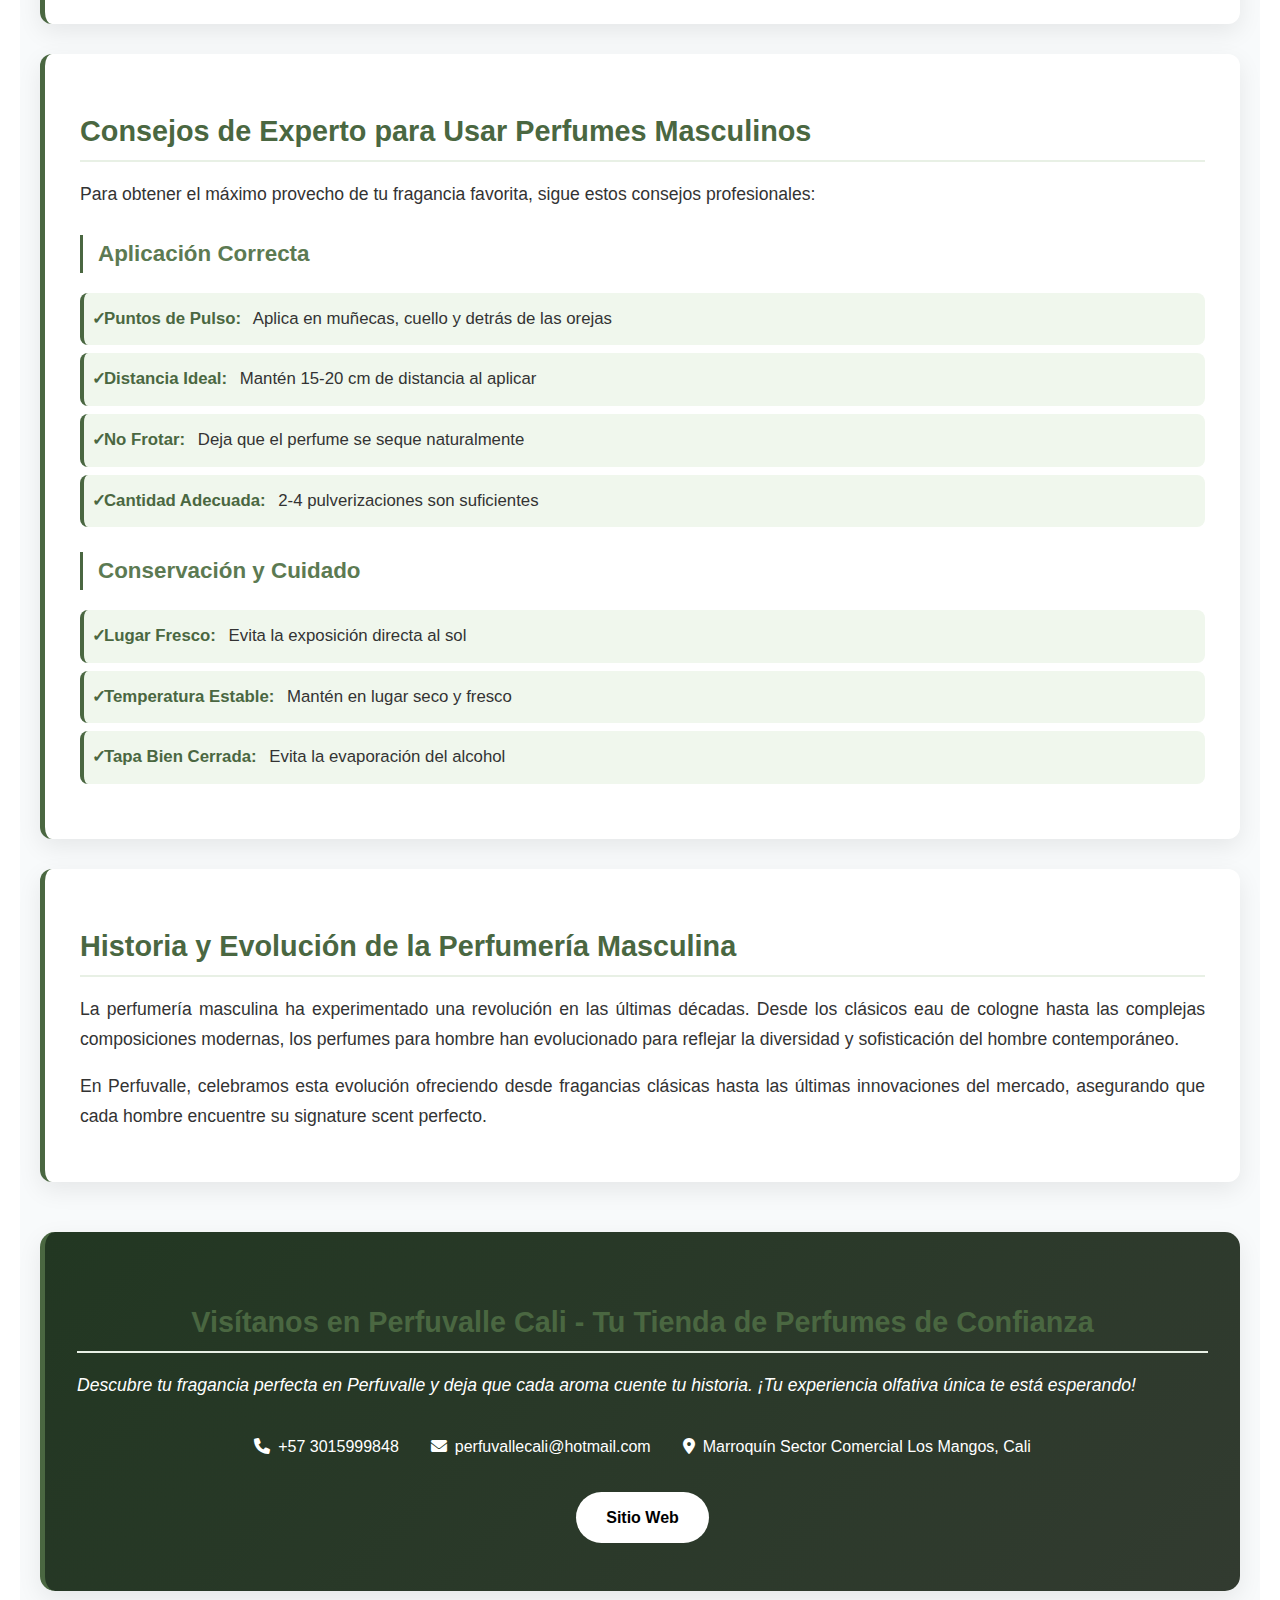
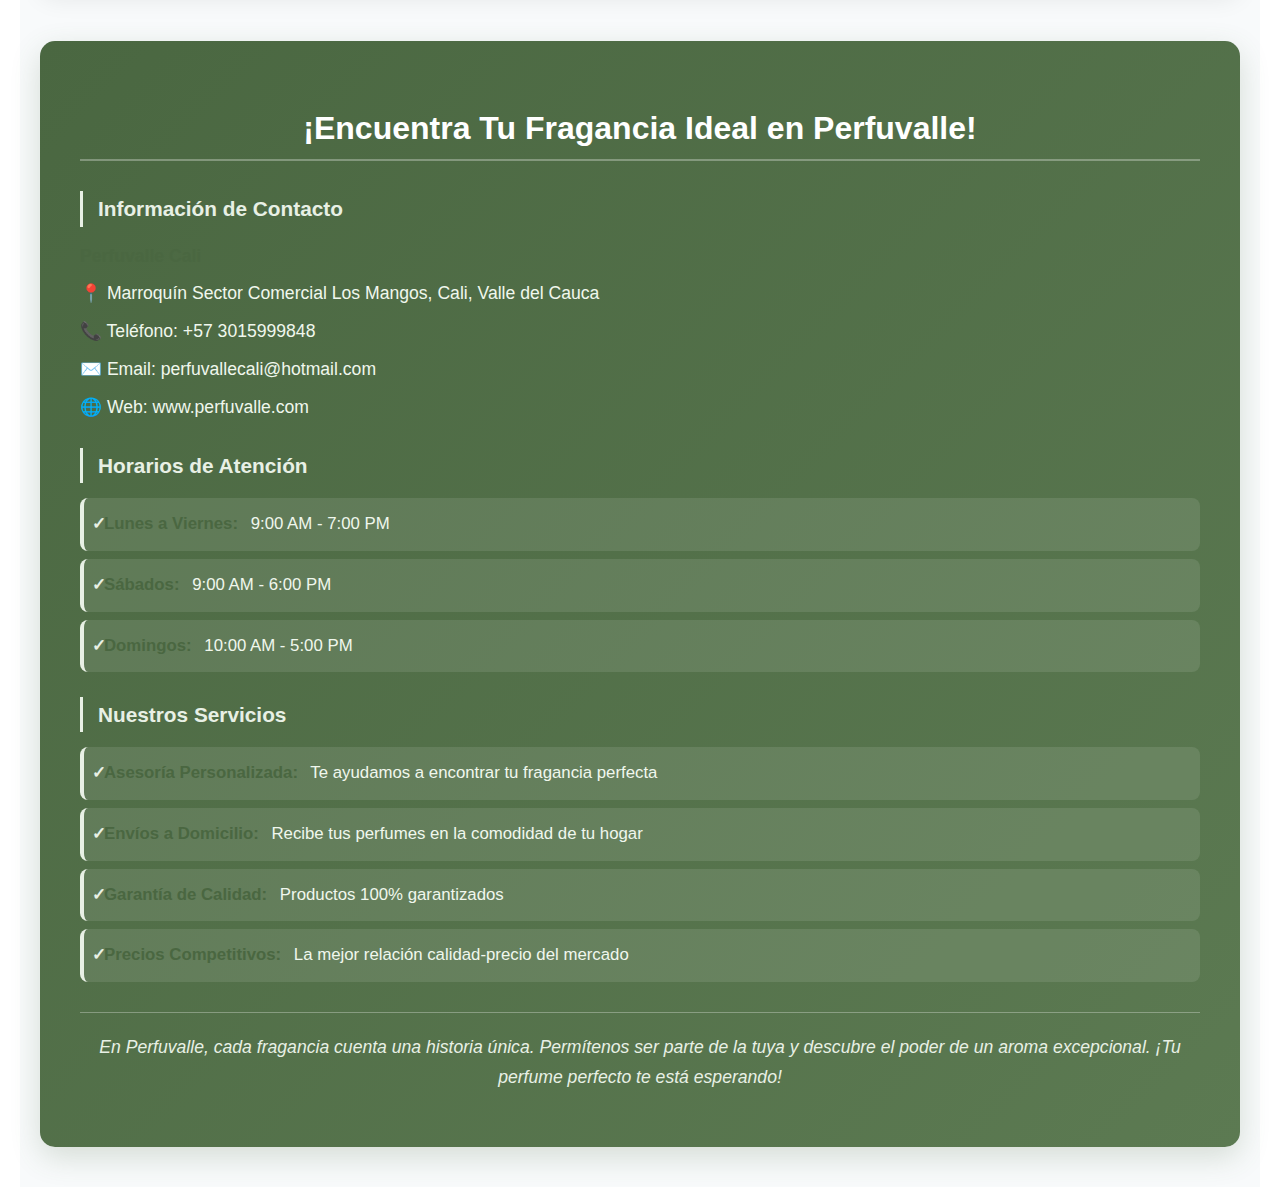
<file: blogs/perfumes-para-hombres-top-10.html>
<!DOCTYPE html>
<html lang="es">
<head>
    <meta charset="UTF-8">
    <meta name="viewport" content="width=device-width, initial-scale=1.0">
    <title>Top 10 Perfumes para Hombres 2025 - Perfuvalle</title>
    <link rel="stylesheet" href="https://cdnjs.cloudflare.com/ajax/libs/font-awesome/6.0.0/css/all.min.css">
        <link rel="shortcut icon" href="./favicon.png" type="image/x-icon">

    <style>
        /* Estilos para el blog de Perfuvalle */
        article {
           max-width: 1200px;
           margin: 0 auto;
           padding: 40px 20px;
           font-family: 'Arial', 'Helvetica', sans-serif;
           line-height: 1.7;
           color: #333;
           background: #f8fafb;
        }

        /* Header del artículo */
        article header {
           text-align: center;
           margin-bottom: 60px;
           padding: 40px 0;
           background: linear-gradient(135deg, #4a6741 0%, #5c7a52 100%);
           color: white;
           border-radius: 15px;
           box-shadow: 0 10px 30px rgba(74, 103, 65, 0.2);
        }

        /* Título principal H1 */
        h1 {
           font-size: 2.8rem;
           font-weight: 700;
           margin-bottom: 20px;
           text-shadow: 2px 2px 4px rgba(0,0,0,0.3);
           letter-spacing: -0.5px;
        }

        article header p {
           font-size: 1.2rem;
           max-width: 800px;
           margin: 0 auto;
           opacity: 0.95;
           line-height: 1.6;
        }

        /* Secciones de perfumes */
        article section {
           background: white;
           margin-bottom: 30px;
           padding: 35px;
           border-radius: 12px;
           box-shadow: 0 8px 25px rgba(0,0,0,0.08);
           border-left: 5px solid #4a6741;
           transition: transform 0.3s ease, box-shadow 0.3s ease;
        }

        article section:hover {
           transform: translateY(-5px);
           box-shadow: 0 15px 40px rgba(0,0,0,0.12);
        }

        /* Títulos H2 de cada perfume */
        h2 {
           color: #4a6741;
           font-size: 1.8rem;
           font-weight: 600;
           margin-bottom: 15px;
           padding-bottom: 10px;
           border-bottom: 2px solid #e8f0e5;
           line-height: 1.3;
        }

        /* Títulos H3 */
        h3 {
           color: #5c7a52;
           font-size: 1.4rem;
           font-weight: 600;
           margin: 25px 0 15px 0;
           padding-left: 15px;
           border-left: 3px solid #4a6741;
        }

        /* Párrafos */
        p {
           margin-bottom: 15px;
           font-size: 1.1rem;
           text-align: justify;
        }

        /* Strong elements */
        strong {
           color: #4a6741;
           font-weight: 600;
        }

        /* Listas */
        ul {
           margin: 20px 0;
           padding-left: 0;
        }

        li {
           background: #f0f7ed;
           margin: 8px 0;
           padding: 12px 20px;
           border-radius: 8px;
           border-left: 4px solid #4a6741;
           list-style: none;
           position: relative;
           font-size: 1.05rem;
        }

        li:before {
           content: "✓";
           color: #4a6741;
           font-weight: bold;
           position: absolute;
           left: 8px;
        }

        li strong {
           display: inline-block;
           margin-right: 8px;
        }

        .cta-button {
            display: inline-block;
            background: #fff;
            color: #000000;
            padding: 12px 30px;
            border-radius: 50px;
            text-decoration: none;
            font-weight: bold;
            transition: transform 0.3s ease;
        }
        
        .cta-button:hover {
            transform: translateY(-2px);
            box-shadow: 0 5px 15px rgba(0,0,0,0.2);
        }

        .contact-section {
            background: linear-gradient(135deg, #223722, #323b30);
            color: white;
            padding: 3rem 2rem;
            text-align: center;
            border-radius: 15px;
            margin-top: 50px;
        }
        
        .contact-info {
            display: flex;
            justify-content: center;
            gap: 2rem;
            margin-top: 2rem;
            flex-wrap: wrap;
        }
        
        .contact-item {
            display: flex;
            align-items: center;
            gap: 0.5rem;
        }

        /* Sección especial para "Por qué elegir Perfuvalle" */
        article section:nth-of-type(11) {
           background: linear-gradient(135deg, #e8f0e5 0%, #f0f7ed 100%);
           border-left: 5px solid #5c7a52;
        }

        /* Footer del artículo */
        article footer {
           background: linear-gradient(135deg, #4a6741 0%, #5c7a52 100%);
           color: white;
           padding: 40px;
           border-radius: 15px;
           margin-top: 50px;
           box-shadow: 0 10px 30px rgba(74, 103, 65, 0.2);
        }

        article footer h2 {
           color: white;
           border-bottom: 2px solid rgba(255,255,255,0.3);
           font-size: 2rem;
           text-align: center;
           margin-bottom: 30px;
        }

        article footer h3 {
           color: #e8f0e5;
           border-left: 3px solid #e8f0e5;
           font-size: 1.3rem;
           margin-top: 25px;
        }

        /* Address styling */
        address {
           font-style: normal;
           margin: 15px 0;
        }

        address p {
           margin: 8px 0;
           color: #f0f7ed;
        }

        /* Footer lists */
        article footer ul {
           margin: 15px 0;
        }

        article footer li {
           background: rgba(255,255,255,0.1);
           color: #f0f7ed;
           border-left: 4px solid #e8f0e5;
        }

        article footer li:before {
           color: #e8f0e5;
        }

        /* Footer final paragraph */
        article footer > p:last-child {
           text-align: center;
           font-style: italic;
           margin-top: 30px;
           padding-top: 20px;
           border-top: 1px solid rgba(255,255,255,0.3);
           font-size: 1.1rem;
           color: #e8f0e5;
        }

        /* Responsive Design */
        @media (max-width: 768px) {
           article {
               padding: 20px 15px;
           }
           
           h1 {
               font-size: 2.2rem;
           }
           
           h2 {
               font-size: 1.5rem;
           }
           
           article section {
               padding: 25px 20px;
               margin-bottom: 20px;
           }
           
           article header,
           article footer {
               padding: 30px 20px;
           }
           
           p {
               font-size: 1rem;
               text-align: left;
           }

           .contact-info {
               flex-direction: column;
               gap: 1rem;
           }
        }

        @media (max-width: 480px) {
           h1 {
               font-size: 1.8rem;
           }
           
           h2 {
               font-size: 1.3rem;
           }
           
           article section {
               padding: 20px 15px;
           }
           
           li {
               padding: 10px 15px;
               font-size: 0.95rem;
           }
        }

        /* Animaciones suaves */
        * {
           transition: color 0.3s ease;
        }

        article section {
           animation: fadeInUp 0.6s ease-out;
        }

        @keyframes fadeInUp {
           from {
               opacity: 0;
               transform: translateY(30px);
           }
           to {
               opacity: 1;
               transform: translateY(0);
           }
        }

        /* Hover effects para mejorar interactividad */
        strong:hover {
           color: #5c7a52;
        }

        h2:hover {
           color: #5c7a52;
        }
    </style>
</head>
<body>
    <article>
       <header>
           <h1>Perfumes para Hombre Top 10: Las Mejores Fragancias Masculinas de 2025</h1>
           <p>En Perfuvalle, entendemos que encontrar la fragancia perfecta es una experiencia única y personal. Por eso, hemos seleccionado para ti los 10 mejores perfumes masculinos que están causando sensación este año. Cada una de estas fragancias ofrece una personalidad única y una calidad excepcional que te acompañará en cada momento especial.</p>
       </header>

       <section>
           <h2>1. Sauvage by Dior - El Rey de la Elegancia Salvaje</h2>
           <p><strong>Acordes Principales:</strong> Fresco especializado, ámbar, cítrico, aromático</p>
           <p>Sauvage se ha consolidado como el perfume masculino más deseado del momento. Su combinación de frescura y sensualidad lo convierte en la elección perfecta para el hombre moderno que busca destacar sin esfuerzo. Sus notas cítricas iniciales evolucionan hacia un corazón aromático y una base amaderada que perdura todo el día.</p>
           <p><strong>Ideal para:</strong> Uso diario y ocasiones especiales</p>
       </section>

       <section>
           <h2>2. Invictus by Paco Rabanne - La Fragancia del Triunfador</h2>
           <p><strong>Acordes Principales:</strong> Cítrico, marino, aromático, fresco especializado</p>
           <p>Con su icónico frasco en forma de copa, Invictus representa la victoria y el éxito. Esta fragancia acuática y enérgica combina notas marinas frescas con un corazón aromático que inspira confianza y determinación.</p>
           <p><strong>Ideal para:</strong> Deportes, actividades diurnas y momentos de celebración</p>
       </section>

       <section>
           <h2>3. 1 Million by Paco Rabanne - Lujo en Estado Puro</h2>
           <p><strong>Acordes Principales:</strong> Cálido especializado, canela, cítrico, ámbar</p>
           <p>El dorado frasco de 1 Million no es solo estética; representa una fragancia que realmente vale oro. Sus notas especiadas y cálidas crean una estela irresistible que habla de lujo y sofisticación.</p>
           <p><strong>Ideal para:</strong> Noches especiales y eventos formales</p>
       </section>

       <section>
           <h2>4. 212 MEN by Carolina Herrera - Urbanidad Moderna</h2>
           <p><strong>Acordes Principales:</strong> Cítrico, verde, cálido especializado, aromático</p>
           <p>Inspirado en la energía de Nueva York, 212 MEN es la fragancia del hombre cosmopolita. Su frescura cítrica inicial se complementa con notas verdes y un fondo cálido que refleja la dualidad de la vida urbana.</p>
           <p><strong>Ideal para:</strong> Oficina y reuniones de negocios</p>
       </section>

       <section>
           <h2>5. Acqua di Gio by Giorgio Armani - Frescura Mediterránea</h2>
           <p><strong>Acordes Principales:</strong> Cítrico, aromático, marino, fresco especializado</p>
           <p>Un clásico atemporal que captura la esencia del Mediterráneo. Acqua di Gio ofrece una frescura acuática incomparable que evoca la libertad del mar y la calidez del sol.</p>
           <p><strong>Ideal para:</strong> Verano y actividades al aire libre</p>
       </section>

       <section>
           <h2>6. Bad Boy by Carolina Herrera - Rebeldía Elegante</h2>
           <p><strong>Acordes Principales:</strong> Cálido especializado, ámbar, amaderado, aromático</p>
           <p>Con su distintivo frasco en forma de rayo, Bad Boy representa la dualidad del hombre moderno: elegante pero rebelde. Sus notas cálidas y especiadas crean una personalidad magnética e irresistible.</p>
           <p><strong>Ideal para:</strong> Citas nocturnas y eventos casuales elegantes</p>
       </section>

       <section>
           <h2>7. EROS by Versace - Pasión Italiana</h2>
           <p><strong>Acordes Principales:</strong> Avainillado, aromático, verde, fresco especializado</p>
           <p>Inspirado en el dios griego del amor, EROS es una fragancia que despierta pasiones. Su combinación de frescura y sensualidad vanilla lo convierte en una opción seductora y memorable.</p>
           <p><strong>Ideal para:</strong> Momentos íntimos y ocasiones románticas</p>
       </section>

       <section>
           <h2>8. Polo Blue by Ralph Lauren - Elegancia Deportiva</h2>
           <p><strong>Acordes Principales:</strong> Ozónico, acuático, aromático, verde</p>
           <p>La sofisticación deportiva de Ralph Lauren se plasma perfectamente en Polo Blue. Sus notas acuáticas y ozónicas evocan la libertad del océano con la elegancia característica de la marca.</p>
           <p><strong>Ideal para:</strong> Actividades deportivas elegantes y fines de semana</p>
       </section>

       <section>
           <h2>9. CK ONE by Calvin Klein - Versatilidad Universal</h2>
           <p><strong>Acordes Principales:</strong> Cítrico, verde, amaderado, atalcado</p>
           <p>Un unisex revolucionario que marcó una era. CK ONE ofrece frescura cítrica y versatilidad absoluta, siendo perfecto para quienes buscan una fragancia sin complicaciones pero con carácter.</p>
           <p><strong>Ideal para:</strong> Uso diario y cualquier ocasión</p>
       </section>

       <section>
           <h2>10. PHANTOM by Paco Rabanne - Innovación Futurista</h2>
           <p><strong>Acordes Principales:</strong> Cítrico, avainillado, lavanda, terrosos</p>
           <p>La fragancia más innovadora de Paco Rabanne combina tradición y modernidad. Sus notas cítricas se entremezclan con lavanda y vainilla, creando una experiencia olfativa única y futurista.</p>
           <p><strong>Ideal para:</strong> Hombres jóvenes y amantes de la innovación</p>
       </section>

       <section>
           <h2>¿Por Qué Elegir Perfuvalle para Comprar Perfumes Masculinos?</h2>
           <p>En <strong>Perfuvalle</strong>, no solo ofrecemos fragancias excepcionales, sino una <strong>experiencia completa</strong>:</p>
           <ul>
               <li><strong>Calidad Garantizada:</strong> Todas nuestras fragancias son inspiraciones de las mejores casas perfumeras</li>
               <li><strong>Precios Accesibles:</strong> Desde $10.000 hasta $40.000, luxury al alcance de todos</li>
               <li><strong>Variedad de Tamaños:</strong> Encuentra la presentación perfecta para cada ocasión</li>
               <li><strong>Atención Personalizada:</strong> Nuestro equipo te ayuda a encontrar tu fragancia ideal</li>
               <li><strong>Entrega Rápida:</strong> Recibe tu perfume favorito en tiempo récord</li>
               <li><strong>Experiencia Única:</strong> Más de 10 años creando momentos especiales</li>
           </ul>
       </section>

       <section>
           <h2>Guía de Compra: Cómo Elegir el Perfume Masculino Perfecto</h2>
           <p>Seleccionar la fragancia ideal depende de varios factores importantes:</p>
           <h3>Según la Ocasión</h3>
           <ul>
               <li><strong>Uso Diario:</strong> Opta por fragancias frescas y ligeras como Acqua di Gio o CK ONE</li>
               <li><strong>Eventos Formales:</strong> Elige opciones más intensas como 1 Million o Bad Boy</li>
               <li><strong>Actividades Deportivas:</strong> Prefiere aromas acuáticos como Invictus o Polo Blue</li>
               <li><strong>Citas Románticas:</strong> Apuesta por fragancias seductoras como EROS o Sauvage</li>
           </ul>
           
           <h3>Según tu Personalidad</h3>
           <ul>
               <li><strong>Clásico y Elegante:</strong> Sauvage, 212 MEN</li>
               <li><strong>Aventurero y Deportivo:</strong> Invictus, Polo Blue</li>
               <li><strong>Sofisticado y Lujoso:</strong> 1 Million, Bad Boy</li>
               <li><strong>Moderno e Innovador:</strong> PHANTOM, EROS</li>
           </ul>
           
           <h3>Según la Estación del Año</h3>
           <ul>
               <li><strong>Primavera/Verano:</strong> Fragancias frescas y cítricas</li>
               <li><strong>Otoño/Invierno:</strong> Aromas cálidos y especiados</li>
           </ul>
       </section>

       <section>
           <h2>Tendencias en Perfumes Masculinos 2025</h2>
           <p>Este año, las tendencias en fragancias masculinas se inclinan hacia:</p>
           <ul>
               <li><strong>Notas Acuáticas:</strong> Frescura marina que evoca libertad y aventura</li>
               <li><strong>Acordes Cítricos:</strong> Energía y vitalidad para el día a día</li>
               <li><strong>Bases Amaderadas:</strong> Sofisticación y permanencia excepcional</li>
               <li><strong>Toques Especiados:</strong> Personalidad y carácter únicos</li>
               <li><strong>Fragancias Gourmand:</strong> Notas dulces y envolventes</li>
               <li><strong>Composiciones Minimalistas:</strong> Menos notas pero más impacto</li>
           </ul>
       </section>

       <section>
           <h2>Consejos de Experto para Usar Perfumes Masculinos</h2>
           <p>Para obtener el máximo provecho de tu fragancia favorita, sigue estos consejos profesionales:</p>
           <h3>Aplicación Correcta</h3>
           <ul>
               <li><strong>Puntos de Pulso:</strong> Aplica en muñecas, cuello y detrás de las orejas</li>
               <li><strong>Distancia Ideal:</strong> Mantén 15-20 cm de distancia al aplicar</li>
               <li><strong>No Frotar:</strong> Deja que el perfume se seque naturalmente</li>
               <li><strong>Cantidad Adecuada:</strong> 2-4 pulverizaciones son suficientes</li>
           </ul>
           
           <h3>Conservación y Cuidado</h3>
           <ul>
               <li><strong>Lugar Fresco:</strong> Evita la exposición directa al sol</li>
               <li><strong>Temperatura Estable:</strong> Mantén en lugar seco y fresco</li>
               <li><strong>Tapa Bien Cerrada:</strong> Evita la evaporación del alcohol</li>
           </ul>
       </section>

       <section>
           <h2>Historia y Evolución de la Perfumería Masculina</h2>
           <p>La perfumería masculina ha experimentado una revolución en las últimas décadas. Desde los clásicos eau de cologne hasta las complejas composiciones modernas, los perfumes para hombre han evolucionado para reflejar la diversidad y sofisticación del hombre contemporáneo.</p>
           <p>En Perfuvalle, celebramos esta evolución ofreciendo desde fragancias clásicas hasta las últimas innovaciones del mercado, asegurando que cada hombre encuentre su signature scent perfecto.</p>
       </section>

       <section class="contact-section">
            <h2>Visítanos en Perfuvalle Cali - Tu Tienda de Perfumes de Confianza</h2>
            <p><em>Descubre tu fragancia perfecta en Perfuvalle y deja que cada aroma cuente tu historia. ¡Tu experiencia olfativa única te está esperando!</em></p>

            <div class="contact-info">
                <div class="contact-item">
                    <i class="fas fa-phone"></i>
                    <span>+57 3015999848</span>
                </div>
                <div class="contact-item">
                    <i class="fas fa-envelope"></i>
                    <span>perfuvallecali@hotmail.com</span>
                </div>
                <div class="contact-item">
                    <i class="fas fa-map-marker-alt"></i>
                    <span>Marroquín Sector Comercial Los Mangos, Cali</span>
                </div>
            </div>
            
            <a href="https://www.perfuvalle.com/" class="cta-button" style="margin-top: 2rem;">Sitio Web</a>
        </section>

       <footer>
           <h2>¡Encuentra Tu Fragancia Ideal en Perfuvalle!</h2>
           
           <h3>Información de Contacto</h3>
           <address>
               <p><strong>Perfuvalle Cali</strong></p>
               <p>📍 Marroquín Sector Comercial Los Mangos, Cali, Valle del Cauca</p>
               <p>📞 Teléfono: +57 3015999848</p>
               <p>✉️ Email: perfuvallecali@hotmail.com</p>
               <p>🌐 Web: www.perfuvalle.com</p>
           </address>

           <h3>Horarios de Atención</h3>
           <ul>
               <li><strong>Lunes a Viernes:</strong> 9:00 AM - 7:00 PM</li>
               <li><strong>Sábados:</strong> 9:00 AM - 6:00 PM</li>
               <li><strong>Domingos:</strong> 10:00 AM - 5:00 PM</li>
           </ul>

           <h3>Nuestros Servicios</h3>
           <ul>
               <li><strong>Asesoría Personalizada:</strong> Te ayudamos a encontrar tu fragancia perfecta</li>
               <li><strong>Envíos a Domicilio:</strong> Recibe tus perfumes en la comodidad de tu hogar</li>
               <li><strong>Garantía de Calidad:</strong> Productos 100% garantizados</li>
               <li><strong>Precios Competitivos:</strong> La mejor relación calidad-precio del mercado</li>
           </ul>

           <p>En Perfuvalle, cada fragancia cuenta una historia única. Permítenos ser parte de la tuya y descubre el poder de un aroma excepcional. ¡Tu perfume perfecto te está esperando!</p>
       </footer>
    </article>
</body>
</html>
</file>
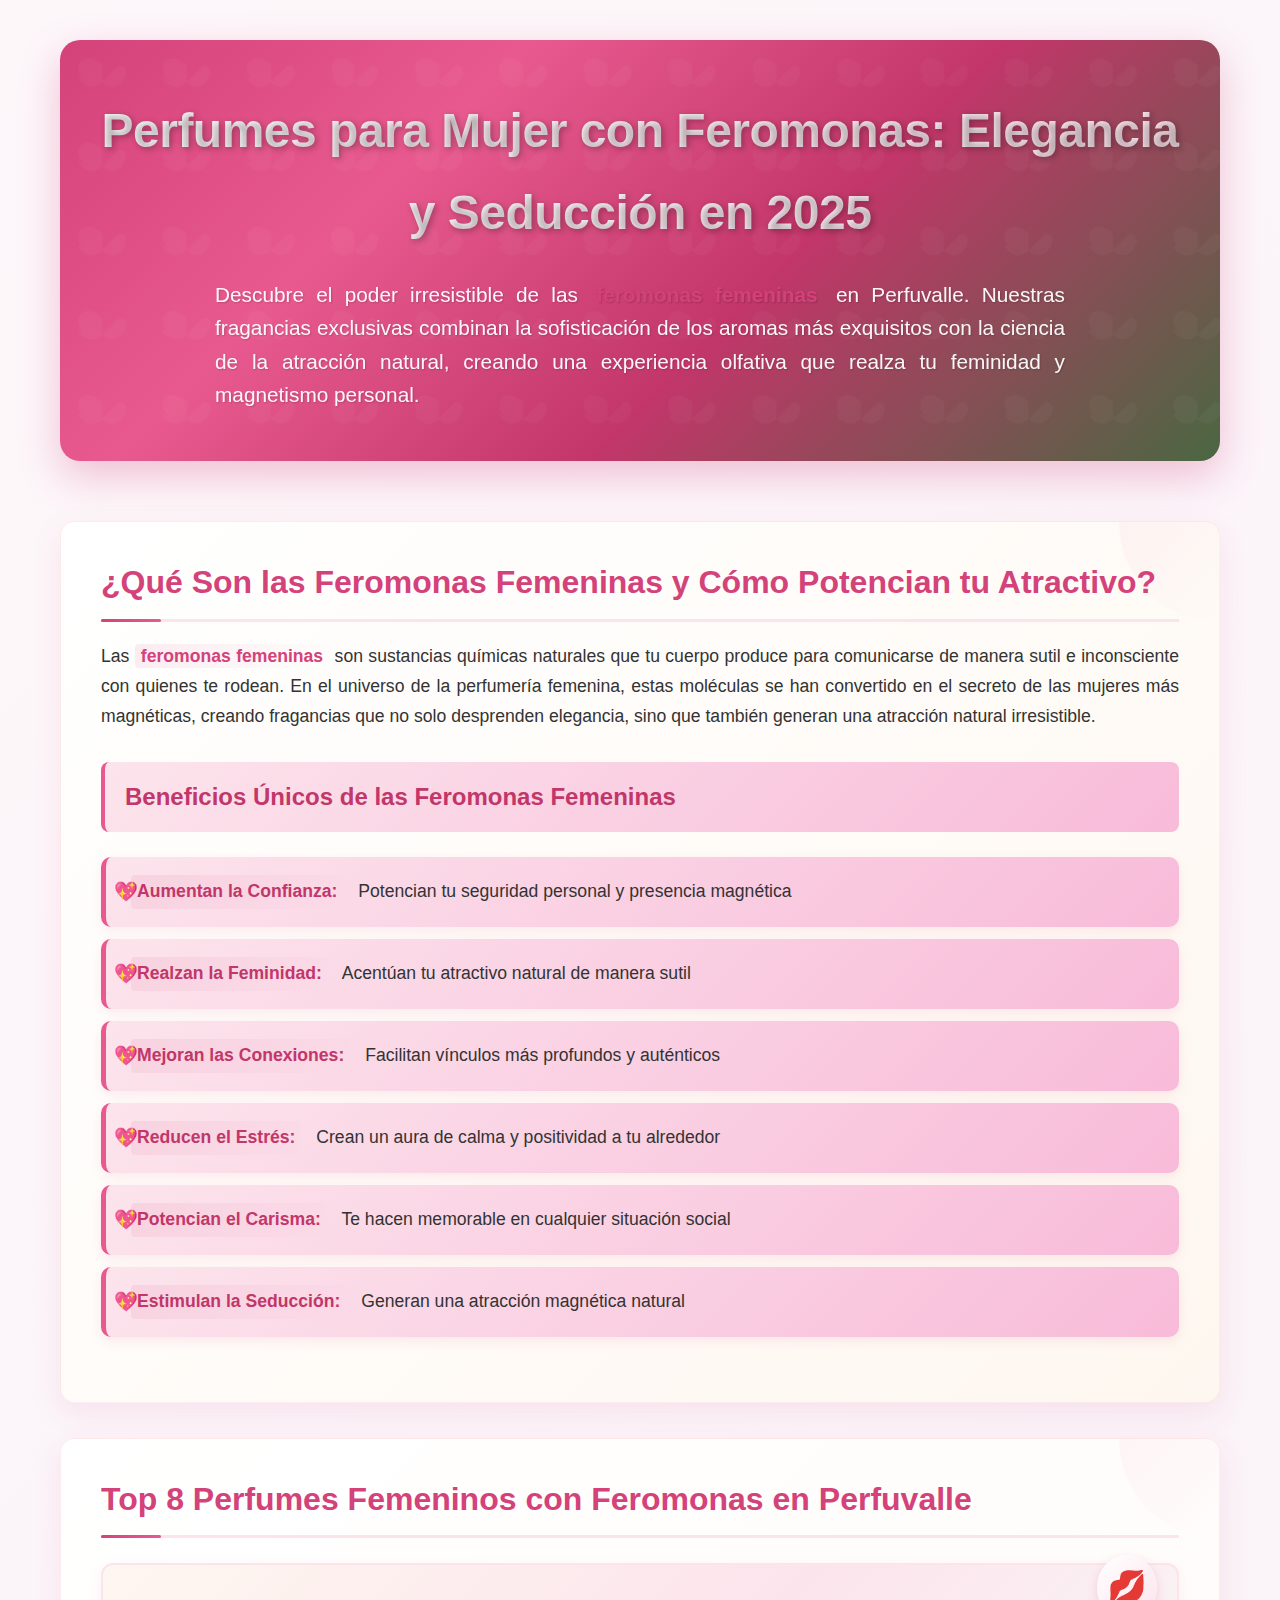
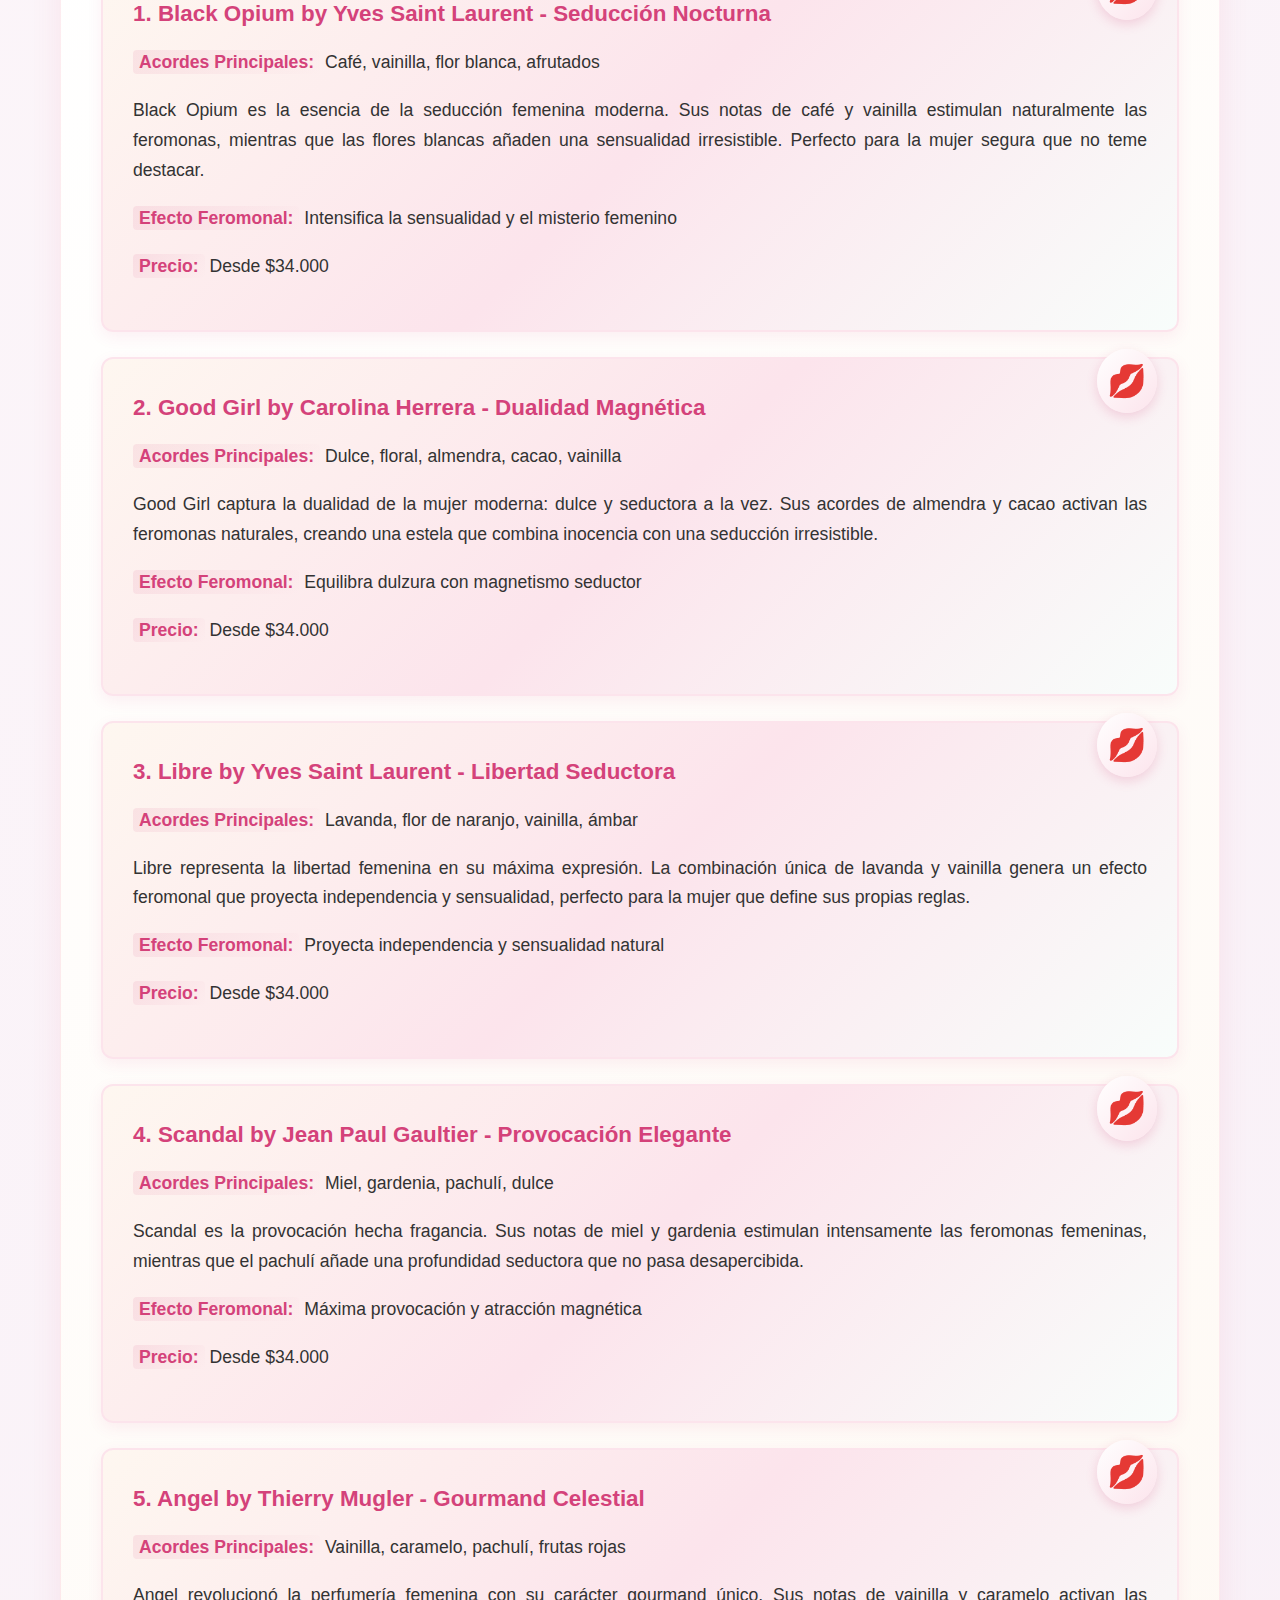
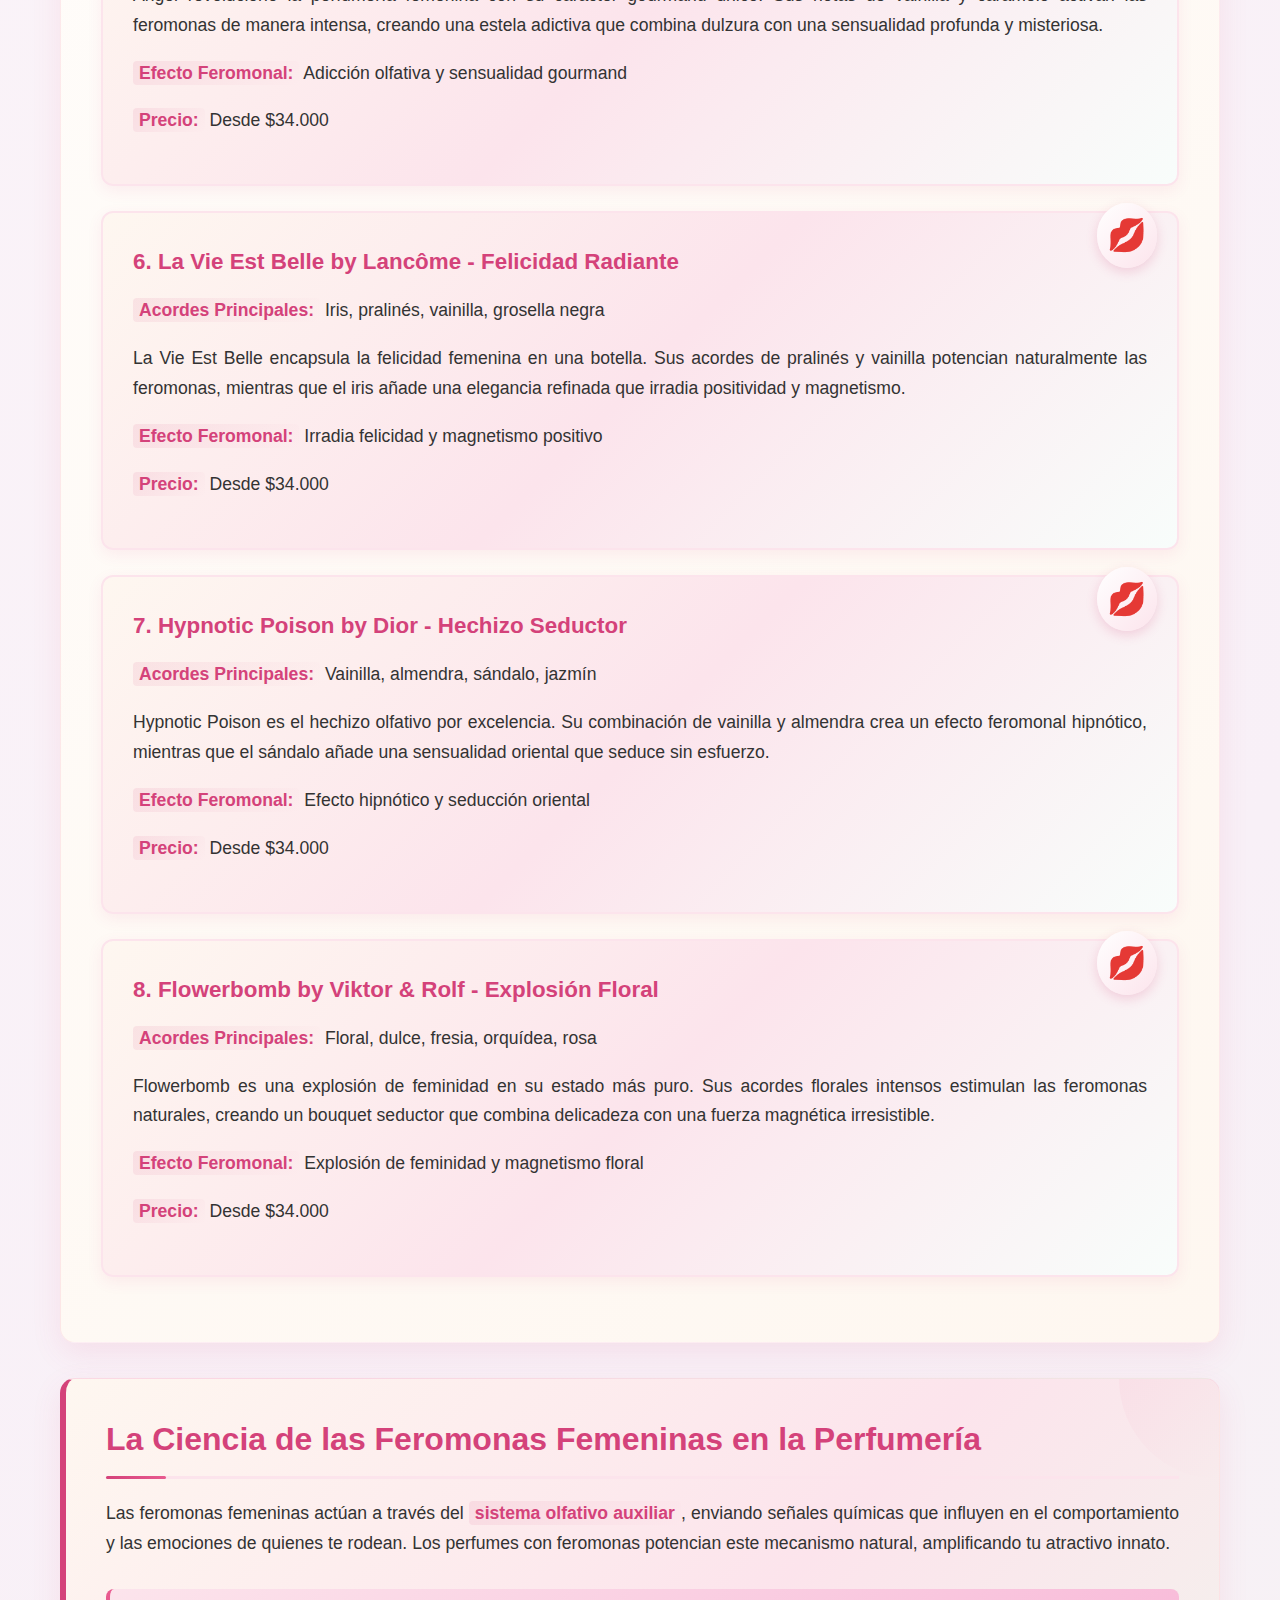
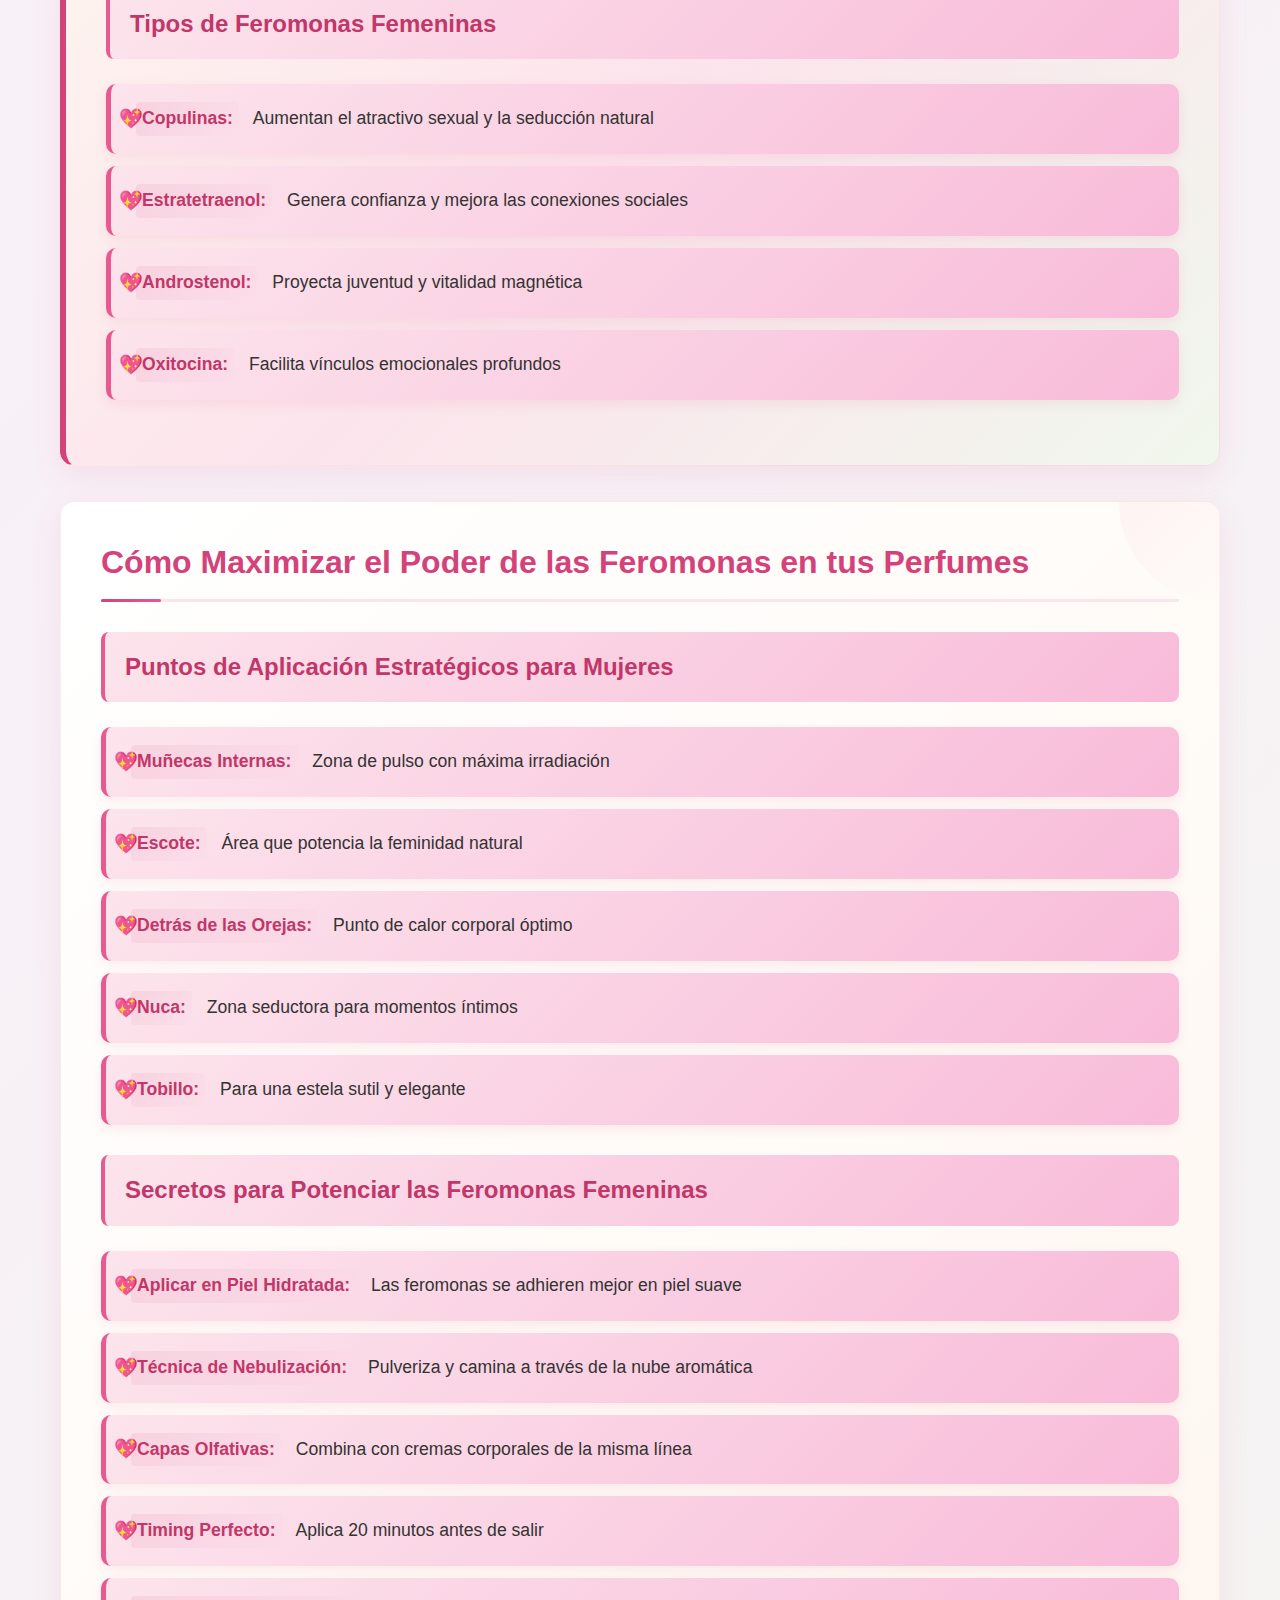
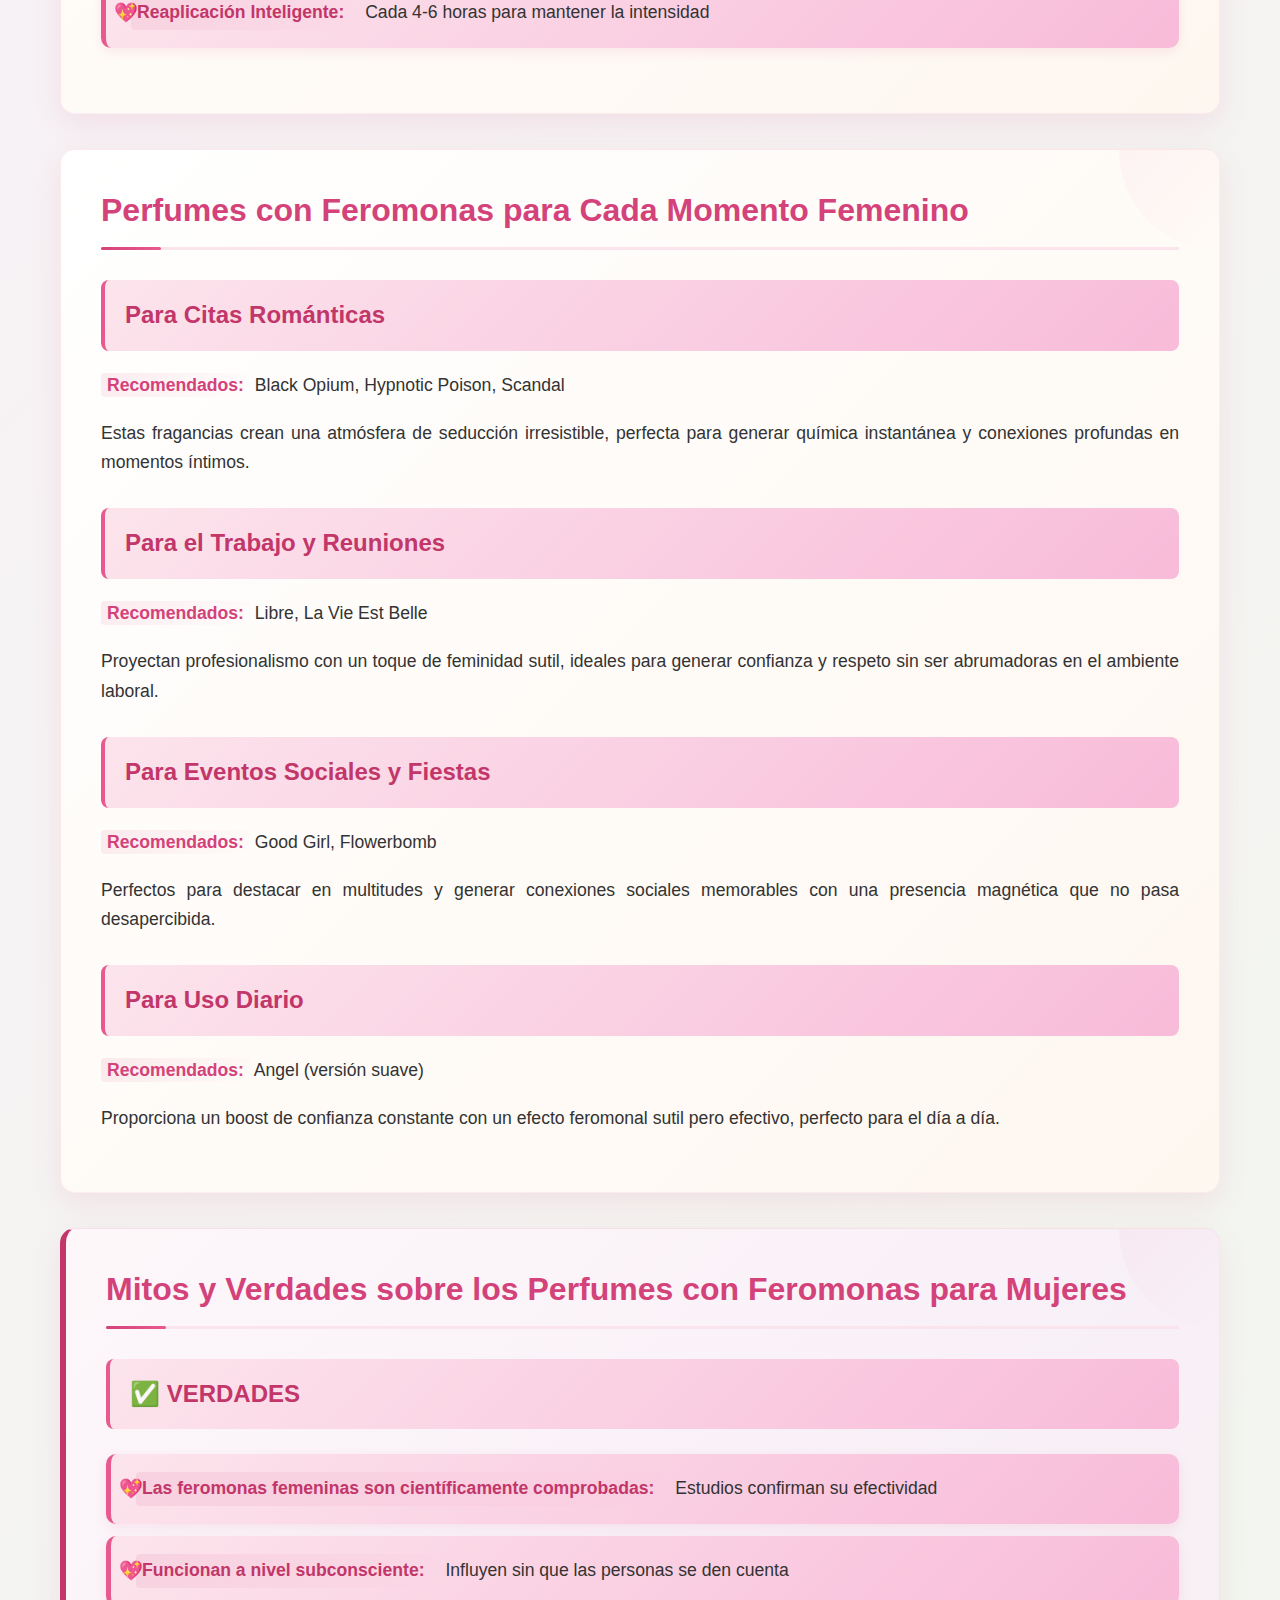
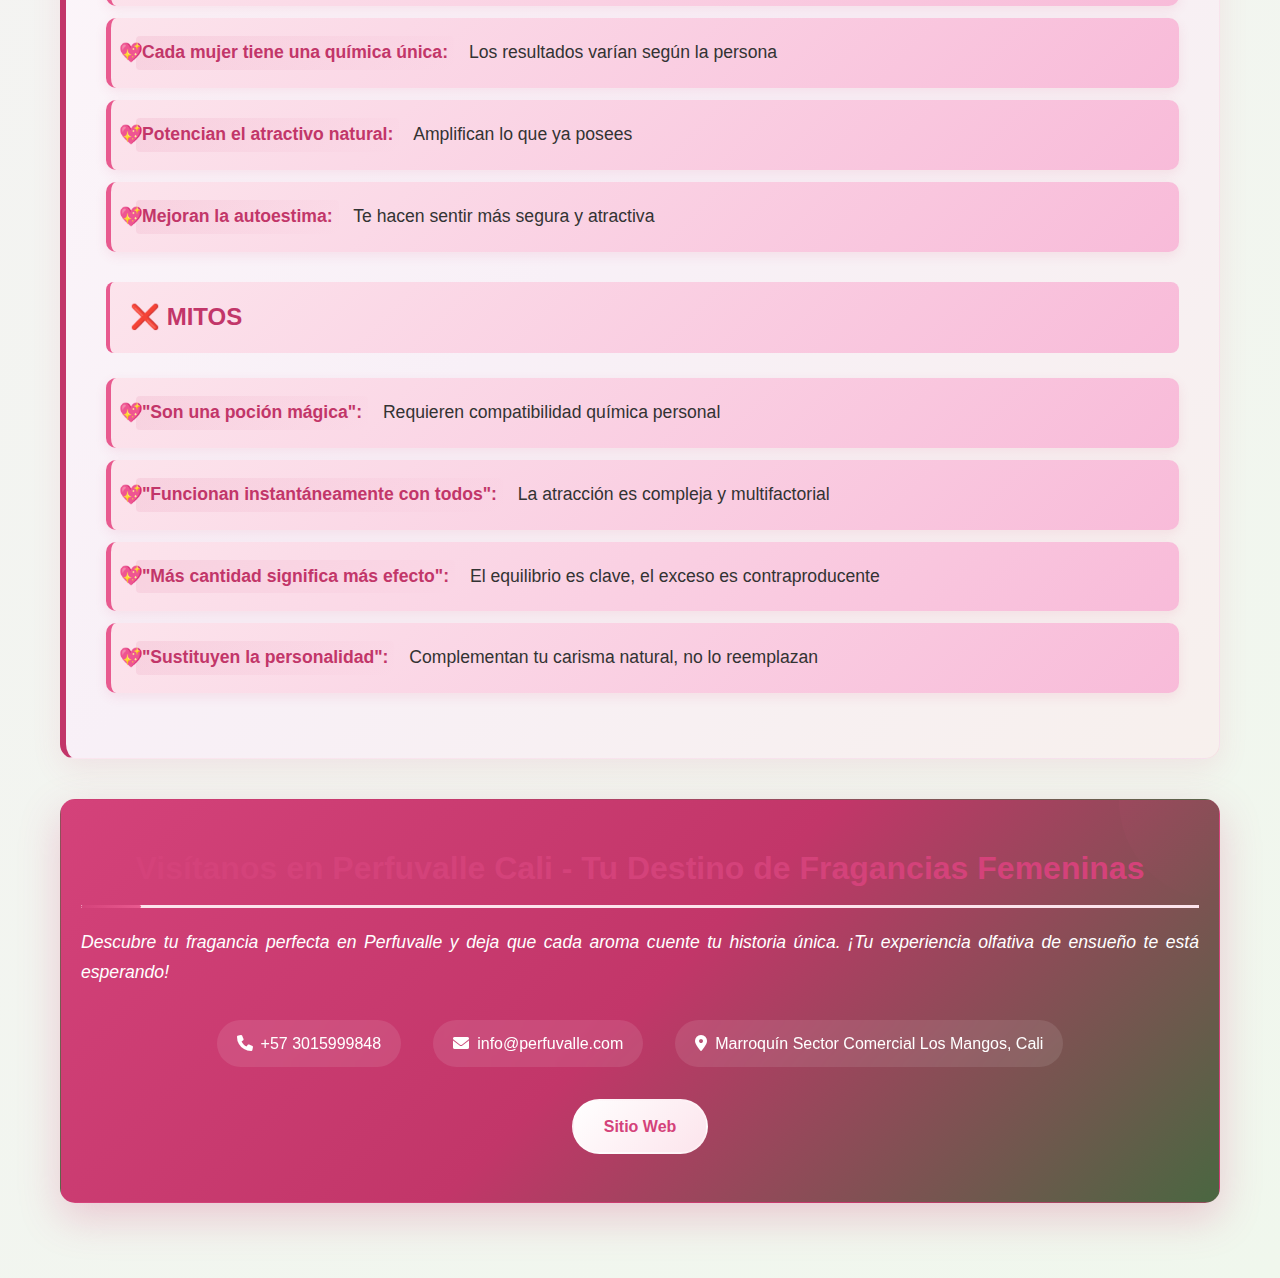
<file: blogs/perfumes-para-mujer-con-feromonas.html>
<!DOCTYPE html>
<html lang="es">

<head>
    <meta charset="UTF-8">
    <meta name="viewport" content="width=device-width, initial-scale=1.0">
    <title>Perfumes para Mujer con Feromonas - Perfuvalle 2025</title>
    <link rel="stylesheet" href="https://cdnjs.cloudflare.com/ajax/libs/font-awesome/6.0.0/css/all.min.css">
    <link rel="shortcut icon" href="./favicon.png" type="image/x-icon">

    <!-- Google tag (gtag.js) -->
    <script async src="https://www.googletagmanager.com/gtag/js?id=G-GRB502CZSD"></script>
    <script>
        window.dataLayer = window.dataLayer || [];
        function gtag() { dataLayer.push(arguments); }
        gtag('js', new Date());

        gtag('config', 'G-GRB502CZSD');
    </script>
    <style>
        /* Estilos para blog de perfumes con feromonas femeninos - Perfuvalle */
        * {
            margin: 0;
            padding: 0;
            box-sizing: border-box;
        }

        body {
            font-family: 'Arial', 'Helvetica', sans-serif;
            line-height: 1.6;
            color: #333;
            background: linear-gradient(135deg, #fdf7fa 0%, #f8f0f7 50%, #f0f7ed 100%);
        }

        article {
            max-width: 1200px;
            margin: 0 auto;
            padding: 40px 20px;
            line-height: 1.7;
        }

        /* Header del artículo */
        article header {
            text-align: center;
            margin-bottom: 60px;
            padding: 50px 30px;
            background: linear-gradient(135deg, #d4427a 0%, #e85a8f 30%, #c23669 60%, #4a6741 100%);
            color: white;
            border-radius: 20px;
            box-shadow: 0 15px 40px rgba(212, 66, 122, 0.3);
            position: relative;
            overflow: hidden;
        }

        article header::before {
            content: '';
            position: absolute;
            top: 0;
            left: 0;
            right: 0;
            bottom: 0;
            background: url('data:image/svg+xml,<svg xmlns="http://www.w3.org/2000/svg" viewBox="0 0 100 100"><defs><pattern id="hearts" width="20" height="20" patternUnits="userSpaceOnUse"><path d="M10,6 C6,2 2,6 6,10 C2,6 6,14 10,10 C14,6 18,2 14,6 C18,6 14,14 10,10Z" fill="rgba(255,255,255,0.1)"/></pattern></defs><rect width="100" height="100" fill="url(%23hearts)"/></svg>');
            opacity: 0.3;
        }

        article header>* {
            position: relative;
            z-index: 1;
        }

        /* Título principal H1 */
        h1 {
            font-size: 3rem;
            font-weight: 700;
            margin-bottom: 25px;
            text-shadow: 2px 2px 6px rgba(0, 0, 0, 0.3);
            letter-spacing: -0.5px;
            background: linear-gradient(45deg, #ffffff, #fce4ec);
            -webkit-background-clip: text;
            -webkit-text-fill-color: transparent;
            background-clip: text;
        }

        article header p {
            font-size: 1.3rem;
            max-width: 850px;
            margin: 0 auto;
            opacity: 0.95;
            line-height: 1.6;
            text-shadow: 1px 1px 2px rgba(0, 0, 0, 0.2);
        }

        .cta-button {
            display: inline-block;
            background: linear-gradient(135deg, #fff 0%, #fce4ec 100%);
            color: #d4427a;
            padding: 12px 30px;
            border-radius: 50px;
            text-decoration: none;
            font-weight: bold;
            transition: all 0.3s ease;
            border: 2px solid rgba(255, 255, 255, 0.3);
        }

        .cta-button:hover {
            transform: translateY(-2px);
            box-shadow: 0 8px 20px rgba(212, 66, 122, 0.3);
            background: linear-gradient(135deg, #fce4ec 0%, #fff 100%);
        }

        .contact-section {
            background: linear-gradient(135deg, #d4427a 0%, #c23669 50%, #4a6741 100%);
            color: white;
            padding: 3rem 0;
            text-align: center;
            border-radius: 15px;
            margin-top: 40px;
            box-shadow: 0 15px 40px rgba(212, 66, 122, 0.25);
        }

        .contact-info {
            display: flex;
            justify-content: center;
            gap: 2rem;
            margin-top: 2rem;
            flex-wrap: wrap;
        }

        .contact-item {
            display: flex;
            align-items: center;
            gap: 0.5rem;
            background: rgba(255, 255, 255, 0.1);
            padding: 10px 20px;
            border-radius: 25px;
            backdrop-filter: blur(5px);
            transition: all 0.3s ease;
        }

        .contact-item:hover {
            background: rgba(255, 255, 255, 0.2);
            transform: translateY(-2px);
        }

        .container {
            max-width: 1200px;
            margin: 0 auto;
            padding: 0 20px;
        }

        /* Secciones principales */
        article section {
            background: linear-gradient(135deg, #ffffff 0%, #fef7f0 100%);
            margin-bottom: 35px;
            padding: 40px;
            border-radius: 15px;
            box-shadow: 0 10px 30px rgba(212, 66, 122, 0.1);
            border-left: 6px solid #e85a8f;
            transition: all 0.3s ease;
            position: relative;
            border: 1px solid rgba(232, 90, 143, 0.1);
        }

        article section::before {
            content: '';
            position: absolute;
            top: 0;
            right: 0;
            width: 100px;
            height: 100px;
            background: linear-gradient(135deg, rgba(232, 90, 143, 0.05), transparent);
            border-radius: 0 15px 0 100px;
        }

        article section:hover {
            transform: translateY(-8px);
            box-shadow: 0 20px 50px rgba(212, 66, 122, 0.15);
            border-left-color: #d4427a;
        }

        /* Títulos H2 */
        h2 {
            color: #d4427a;
            font-size: 2rem;
            font-weight: 700;
            margin-bottom: 20px;
            padding-bottom: 15px;
            border-bottom: 3px solid #fce4ec;
            line-height: 1.3;
            position: relative;
        }

        h2::after {
            content: '';
            position: absolute;
            bottom: -3px;
            left: 0;
            width: 60px;
            height: 3px;
            background: linear-gradient(90deg, #d4427a, #e85a8f);
            border-radius: 2px;
        }

        /* Títulos H3 */
        h3 {
            color: #c23669;
            font-size: 1.5rem;
            font-weight: 600;
            margin: 30px 0 20px 0;
            padding: 15px 20px;
            background: linear-gradient(135deg, #fce4ec, #f8bbd9);
            border-left: 4px solid #e85a8f;
            border-radius: 8px;
        }

        /* Items de perfumes específicos */
        .perfume-item {
            background: linear-gradient(135deg, #fef7f0 0%, #fce4ec 50%, #f8fdfb 100%);
            margin: 25px 0;
            padding: 30px;
            border-radius: 12px;
            border: 2px solid #fce4ec;
            transition: all 0.3s ease;
            position: relative;
            box-shadow: 0 5px 15px rgba(212, 66, 122, 0.08);
        }

        .perfume-item::before {
            content: '💋';
            position: absolute;
            top: -10px;
            right: 20px;
            font-size: 2rem;
            background: linear-gradient(135deg, #fff, #fce4ec);
            padding: 5px 10px;
            border-radius: 50%;
            box-shadow: 0 4px 12px rgba(212, 66, 122, 0.2);
        }

        .perfume-item:hover {
            transform: scale(1.02);
            border-color: #e85a8f;
            box-shadow: 0 8px 25px rgba(212, 66, 122, 0.2);
        }

        .perfume-item h3 {
            color: #d4427a;
            font-size: 1.4rem;
            margin: 0 0 15px 0;
            background: none;
            border: none;
            padding: 0;
        }

        /* Párrafos */
        p {
            margin-bottom: 18px;
            font-size: 1.1rem;
            text-align: justify;
            line-height: 1.7;
        }

        /* Strong elements */
        strong {
            color: #d4427a;
            font-weight: 700;
            background: linear-gradient(135deg, rgba(212, 66, 122, 0.1), transparent);
            padding: 2px 6px;
            border-radius: 4px;
        }

        /* Listas mejoradas */
        ul {
            margin: 25px 0;
            padding-left: 0;
        }

        li {
            background: linear-gradient(135deg, #fce4ec, #f8bbd9);
            margin: 12px 0;
            padding: 18px 25px;
            border-radius: 10px;
            border-left: 5px solid #e85a8f;
            list-style: none;
            position: relative;
            font-size: 1.1rem;
            transition: all 0.3s ease;
            box-shadow: 0 4px 12px rgba(212, 66, 122, 0.1);
        }

        li:hover {
            transform: translateX(5px);
            background: linear-gradient(135deg, #f8bbd9, #f48fb1);
            box-shadow: 0 6px 18px rgba(212, 66, 122, 0.15);
        }

        li:before {
            content: "💖";
            position: absolute;
            left: 8px;
            top: 50%;
            transform: translateY(-50%);
            font-size: 1.2rem;
        }

        li strong {
            display: inline-block;
            margin-right: 10px;
            color: #c23669;
        }

        /* Secciones especiales */
        article section:nth-of-type(3) {
            background: linear-gradient(135deg, #fef7f0 0%, #fce4ec 50%, #f0f7ed 100%);
            border-left: 6px solid #d4427a;
        }

        article section:nth-of-type(6) {
            background: linear-gradient(135deg, #fdf7fa 0%, #f8f0f7 50%, #f7f0ed 100%);
            border-left: 6px solid #c23669;
        }

        /* Mitos y verdades styling */
        article section:nth-of-type(7) h3:first-of-type {
            color: #28a745;
            background: linear-gradient(135deg, #d4edda, #c3e6cb);
            border-left-color: #28a745;
        }

        article section:nth-of-type(7) h3:last-of-type {
            color: #dc3545;
            background: linear-gradient(135deg, #f8d7da, #f5c6cb);
            border-left-color: #dc3545;
        }

        /* Responsive Design */
        @media (max-width: 768px) {
            article {
                padding: 20px 15px;
            }

            h1 {
                font-size: 2.4rem;
            }

            h2 {
                font-size: 1.6rem;
            }

            article section,
            .perfume-item {
                padding: 25px 20px;
                margin-bottom: 25px;
            }

            article header {
                padding: 35px 25px;
            }

            p {
                font-size: 1rem;
                text-align: left;
            }

            .contact-info {
                flex-direction: column;
                gap: 1rem;
            }
        }

        @media (max-width: 480px) {
            h1 {
                font-size: 2rem;
            }

            h2 {
                font-size: 1.4rem;
            }

            article section,
            .perfume-item {
                padding: 20px 15px;
            }

            li {
                padding: 15px 20px;
                font-size: 1rem;
            }
        }

        /* Animaciones */
        @keyframes fadeInUp {
            from {
                opacity: 0;
                transform: translateY(40px);
            }

            to {
                opacity: 1;
                transform: translateY(0);
            }
        }

        @keyframes pulse {

            0%,
            100% {
                transform: scale(1);
            }

            50% {
                transform: scale(1.05);
            }
        }

        @keyframes float {

            0%,
            100% {
                transform: translateY(0px);
            }

            50% {
                transform: translateY(-10px);
            }
        }

        article section {
            animation: fadeInUp 0.8s ease-out;
        }

        .perfume-item::before {
            animation: float 3s ease-in-out infinite;
        }

        /* Hover effects mejorados */
        strong:hover {
            color: #c23669;
            background: linear-gradient(135deg, rgba(194, 54, 105, 0.15), transparent);
        }

        h2:hover {
            color: #c23669;
        }

        h3:hover {
            background: linear-gradient(135deg, #f8bbd9, #f48fb1);
        }
    </style>
</head>

<body>
    <article>
        <header>
            <h1>Perfumes para Mujer con Feromonas: Elegancia y Seducción en 2025</h1>
            <p>Descubre el poder irresistible de las <strong>feromonas femeninas</strong> en Perfuvalle. Nuestras
                fragancias exclusivas combinan la sofisticación de los aromas más exquisitos con la ciencia de la
                atracción natural, creando una experiencia olfativa que realza tu feminidad y magnetismo personal.</p>
        </header>

        <section>
            <h2>¿Qué Son las Feromonas Femeninas y Cómo Potencian tu Atractivo?</h2>
            <p>Las <strong>feromonas femeninas</strong> son sustancias químicas naturales que tu cuerpo produce para
                comunicarse de manera sutil e inconsciente con quienes te rodean. En el universo de la perfumería
                femenina, estas moléculas se han convertido en el secreto de las mujeres más magnéticas, creando
                fragancias que no solo desprenden elegancia, sino que también generan una atracción natural
                irresistible.</p>

            <h3>Beneficios Únicos de las Feromonas Femeninas</h3>
            <ul>
                <li><strong>Aumentan la Confianza:</strong> Potencian tu seguridad personal y presencia magnética</li>
                <li><strong>Realzan la Feminidad:</strong> Acentúan tu atractivo natural de manera sutil</li>
                <li><strong>Mejoran las Conexiones:</strong> Facilitan vínculos más profundos y auténticos</li>
                <li><strong>Reducen el Estrés:</strong> Crean un aura de calma y positividad a tu alrededor</li>
                <li><strong>Potencian el Carisma:</strong> Te hacen memorable en cualquier situación social</li>
                <li><strong>Estimulan la Seducción:</strong> Generan una atracción magnética natural</li>
            </ul>
        </section>

        <section>
            <h2>Top 8 Perfumes Femeninos con Feromonas en Perfuvalle</h2>

            <div class="perfume-item">
                <h3>1. Black Opium by Yves Saint Laurent - Seducción Nocturna</h3>
                <p><strong>Acordes Principales:</strong> Café, vainilla, flor blanca, afrutados</p>
                <p>Black Opium es la esencia de la seducción femenina moderna. Sus notas de café y vainilla estimulan
                    naturalmente las feromonas, mientras que las flores blancas añaden una sensualidad irresistible.
                    Perfecto para la mujer segura que no teme destacar.</p>
                <p><strong>Efecto Feromonal:</strong> Intensifica la sensualidad y el misterio femenino</p>
                <p><strong>Precio:</strong> Desde $34.000</p>
            </div>

            <div class="perfume-item">
                <h3>2. Good Girl by Carolina Herrera - Dualidad Magnética</h3>
                <p><strong>Acordes Principales:</strong> Dulce, floral, almendra, cacao, vainilla</p>
                <p>Good Girl captura la dualidad de la mujer moderna: dulce y seductora a la vez. Sus acordes de
                    almendra y cacao activan las feromonas naturales, creando una estela que combina inocencia con una
                    seducción irresistible.</p>
                <p><strong>Efecto Feromonal:</strong> Equilibra dulzura con magnetismo seductor</p>
                <p><strong>Precio:</strong> Desde $34.000</p>
            </div>

            <div class="perfume-item">
                <h3>3. Libre by Yves Saint Laurent - Libertad Seductora</h3>
                <p><strong>Acordes Principales:</strong> Lavanda, flor de naranjo, vainilla, ámbar</p>
                <p>Libre representa la libertad femenina en su máxima expresión. La combinación única de lavanda y
                    vainilla genera un efecto feromonal que proyecta independencia y sensualidad, perfecto para la mujer
                    que define sus propias reglas.</p>
                <p><strong>Efecto Feromonal:</strong> Proyecta independencia y sensualidad natural</p>
                <p><strong>Precio:</strong> Desde $34.000</p>
            </div>

            <div class="perfume-item">
                <h3>4. Scandal by Jean Paul Gaultier - Provocación Elegante</h3>
                <p><strong>Acordes Principales:</strong> Miel, gardenia, pachulí, dulce</p>
                <p>Scandal es la provocación hecha fragancia. Sus notas de miel y gardenia estimulan intensamente las
                    feromonas femeninas, mientras que el pachulí añade una profundidad seductora que no pasa
                    desapercibida.</p>
                <p><strong>Efecto Feromonal:</strong> Máxima provocación y atracción magnética</p>
                <p><strong>Precio:</strong> Desde $34.000</p>
            </div>

            <div class="perfume-item">
                <h3>5. Angel by Thierry Mugler - Gourmand Celestial</h3>
                <p><strong>Acordes Principales:</strong> Vainilla, caramelo, pachulí, frutas rojas</p>
                <p>Angel revolucionó la perfumería femenina con su carácter gourmand único. Sus notas de vainilla y
                    caramelo activan las feromonas de manera intensa, creando una estela adictiva que combina dulzura
                    con una sensualidad profunda y misteriosa.</p>
                <p><strong>Efecto Feromonal:</strong> Adicción olfativa y sensualidad gourmand</p>
                <p><strong>Precio:</strong> Desde $34.000</p>
            </div>

            <div class="perfume-item">
                <h3>6. La Vie Est Belle by Lancôme - Felicidad Radiante</h3>
                <p><strong>Acordes Principales:</strong> Iris, pralinés, vainilla, grosella negra</p>
                <p>La Vie Est Belle encapsula la felicidad femenina en una botella. Sus acordes de pralinés y vainilla
                    potencian naturalmente las feromonas, mientras que el iris añade una elegancia refinada que irradia
                    positividad y magnetismo.</p>
                <p><strong>Efecto Feromonal:</strong> Irradia felicidad y magnetismo positivo</p>
                <p><strong>Precio:</strong> Desde $34.000</p>
            </div>

            <div class="perfume-item">
                <h3>7. Hypnotic Poison by Dior - Hechizo Seductor</h3>
                <p><strong>Acordes Principales:</strong> Vainilla, almendra, sándalo, jazmín</p>
                <p>Hypnotic Poison es el hechizo olfativo por excelencia. Su combinación de vainilla y almendra crea un
                    efecto feromonal hipnótico, mientras que el sándalo añade una sensualidad oriental que seduce sin
                    esfuerzo.</p>
                <p><strong>Efecto Feromonal:</strong> Efecto hipnótico y seducción oriental</p>
                <p><strong>Precio:</strong> Desde $34.000</p>
            </div>

            <div class="perfume-item">
                <h3>8. Flowerbomb by Viktor & Rolf - Explosión Floral</h3>
                <p><strong>Acordes Principales:</strong> Floral, dulce, fresia, orquídea, rosa</p>
                <p>Flowerbomb es una explosión de feminidad en su estado más puro. Sus acordes florales intensos
                    estimulan las feromonas naturales, creando un bouquet seductor que combina delicadeza con una fuerza
                    magnética irresistible.</p>
                <p><strong>Efecto Feromonal:</strong> Explosión de feminidad y magnetismo floral</p>
                <p><strong>Precio:</strong> Desde $34.000</p>
            </div>
        </section>

        <section>
            <h2>La Ciencia de las Feromonas Femeninas en la Perfumería</h2>
            <p>Las feromonas femeninas actúan a través del <strong>sistema olfativo auxiliar</strong>, enviando señales
                químicas que influyen en el comportamiento y las emociones de quienes te rodean. Los perfumes con
                feromonas potencian este mecanismo natural, amplificando tu atractivo innato.</p>

            <h3>Tipos de Feromonas Femeninas</h3>
            <ul>
                <li><strong>Copulinas:</strong> Aumentan el atractivo sexual y la seducción natural</li>
                <li><strong>Estratetraenol:</strong> Genera confianza y mejora las conexiones sociales</li>
                <li><strong>Androstenol:</strong> Proyecta juventud y vitalidad magnética</li>
                <li><strong>Oxitocina:</strong> Facilita vínculos emocionales profundos</li>
            </ul>
        </section>

        <section>
            <h2>Cómo Maximizar el Poder de las Feromonas en tus Perfumes</h2>

            <h3>Puntos de Aplicación Estratégicos para Mujeres</h3>
            <ul>
                <li><strong>Muñecas Internas:</strong> Zona de pulso con máxima irradiación</li>
                <li><strong>Escote:</strong> Área que potencia la feminidad natural</li>
                <li><strong>Detrás de las Orejas:</strong> Punto de calor corporal óptimo</li>
                <li><strong>Nuca:</strong> Zona seductora para momentos íntimos</li>
                <li><strong>Tobillo:</strong> Para una estela sutil y elegante</li>
            </ul>

            <h3>Secretos para Potenciar las Feromonas Femeninas</h3>
            <ul>
                <li><strong>Aplicar en Piel Hidratada:</strong> Las feromonas se adhieren mejor en piel suave</li>
                <li><strong>Técnica de Nebulización:</strong> Pulveriza y camina a través de la nube aromática</li>
                <li><strong>Capas Olfativas:</strong> Combina con cremas corporales de la misma línea</li>
                <li><strong>Timing Perfecto:</strong> Aplica 20 minutos antes de salir</li>
                <li><strong>Reaplicación Inteligente:</strong> Cada 4-6 horas para mantener la intensidad</li>
            </ul>
        </section>

        <section>
            <h2>Perfumes con Feromonas para Cada Momento Femenino</h2>

            <h3>Para Citas Románticas</h3>
            <p><strong>Recomendados:</strong> Black Opium, Hypnotic Poison, Scandal</p>
            <p>Estas fragancias crean una atmósfera de seducción irresistible, perfecta para generar química instantánea
                y conexiones profundas en momentos íntimos.</p>

            <h3>Para el Trabajo y Reuniones</h3>
            <p><strong>Recomendados:</strong> Libre, La Vie Est Belle</p>
            <p>Proyectan profesionalismo con un toque de feminidad sutil, ideales para generar confianza y respeto sin
                ser abrumadoras en el ambiente laboral.</p>

            <h3>Para Eventos Sociales y Fiestas</h3>
            <p><strong>Recomendados:</strong> Good Girl, Flowerbomb</p>
            <p>Perfectos para destacar en multitudes y generar conexiones sociales memorables con una presencia
                magnética que no pasa desapercibida.</p>

            <h3>Para Uso Diario</h3>
            <p><strong>Recomendados:</strong> Angel (versión suave)</p>
            <p>Proporciona un boost de confianza constante con un efecto feromonal sutil pero efectivo, perfecto para el
                día a día.</p>
        </section>

        <section>
            <h2>Mitos y Verdades sobre los Perfumes con Feromonas para Mujeres</h2>

            <h3>✅ VERDADES</h3>
            <ul>
                <li><strong>Las feromonas femeninas son científicamente comprobadas:</strong> Estudios confirman su
                    efectividad</li>
                <li><strong>Funcionan a nivel subconsciente:</strong> Influyen sin que las personas se den cuenta</li>
                <li><strong>Cada mujer tiene una química única:</strong> Los resultados varían según la persona</li>
                <li><strong>Potencian el atractivo natural:</strong> Amplifican lo que ya posees</li>
                <li><strong>Mejoran la autoestima:</strong> Te hacen sentir más segura y atractiva</li>
            </ul>

            <h3>❌ MITOS</h3>
            <ul>
                <li><strong>"Son una poción mágica":</strong> Requieren compatibilidad química personal</li>
                <li><strong>"Funcionan instantáneamente con todos":</strong> La atracción es compleja y multifactorial
                </li>
                <li><strong>"Más cantidad significa más efecto":</strong> El equilibrio es clave, el exceso es
                    contraproducente</li>
                <li><strong>"Sustituyen la personalidad":</strong> Complementan tu carisma natural, no lo reemplazan
                </li>
            </ul>
        </section>

        <section class="contact-section" id="contacto">
            <div class="container">
                <h2>Visítanos en Perfuvalle Cali - Tu Destino de Fragancias Femeninas</h2>
                <p><em>Descubre tu fragancia perfecta en Perfuvalle y deja que cada aroma cuente tu historia única. ¡Tu
                        experiencia olfativa de ensueño te está esperando!</em></p>

                <div class="contact-info">
                    <div class="contact-item">
                        <i class="fas fa-phone"></i>
                        <span>+57 3015999848</span>
                    </div>
                    <div class="contact-item">
                        <i class="fas fa-envelope"></i>
                        <span>info@perfuvalle.com</span>
                    </div>
                    <div class="contact-item">
                        <i class="fas fa-map-marker-alt"></i>
                        <span>Marroquín Sector Comercial Los Mangos, Cali</span>
                    </div>
                </div>

                <a href="https://www.perfuvalle.com/" class="cta-button" style="margin-top: 2rem;">Sitio Web</a>
            </div>
        </section>
    </article>
</body>

</html>
</file>
